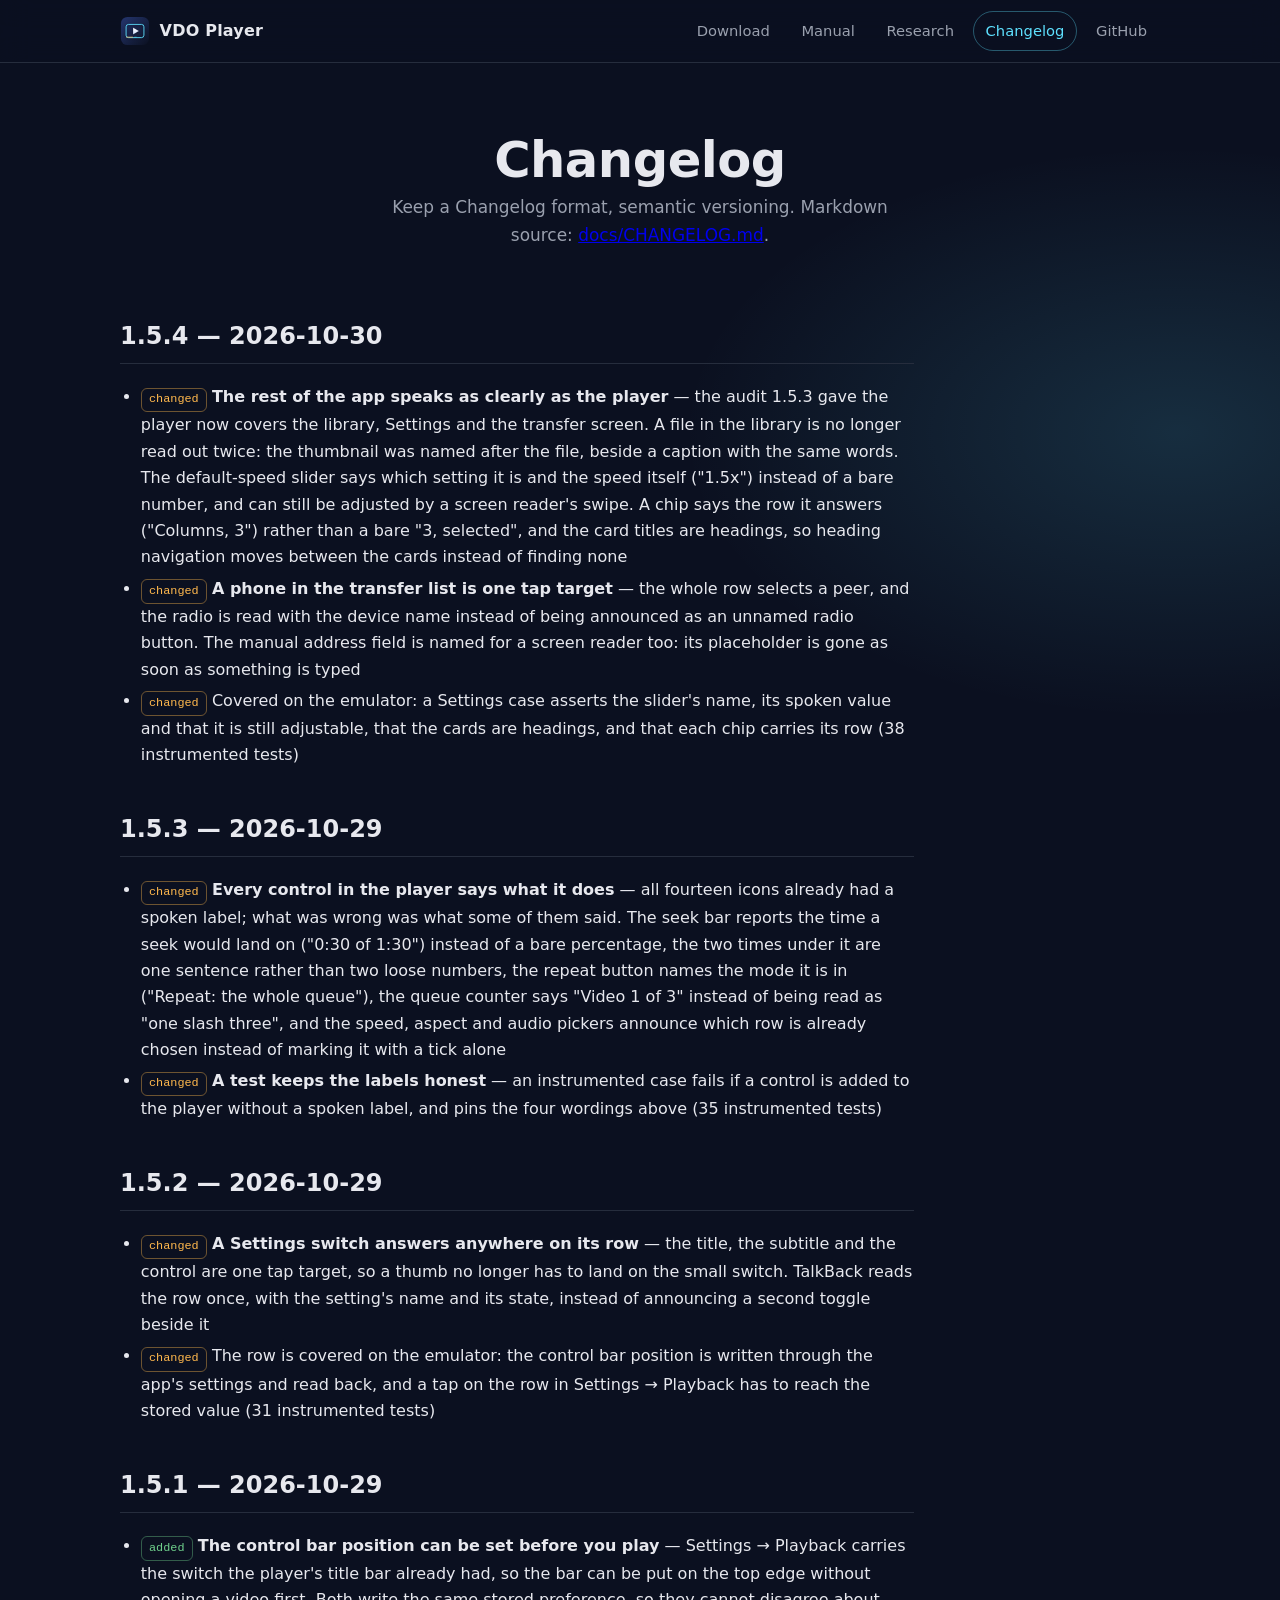
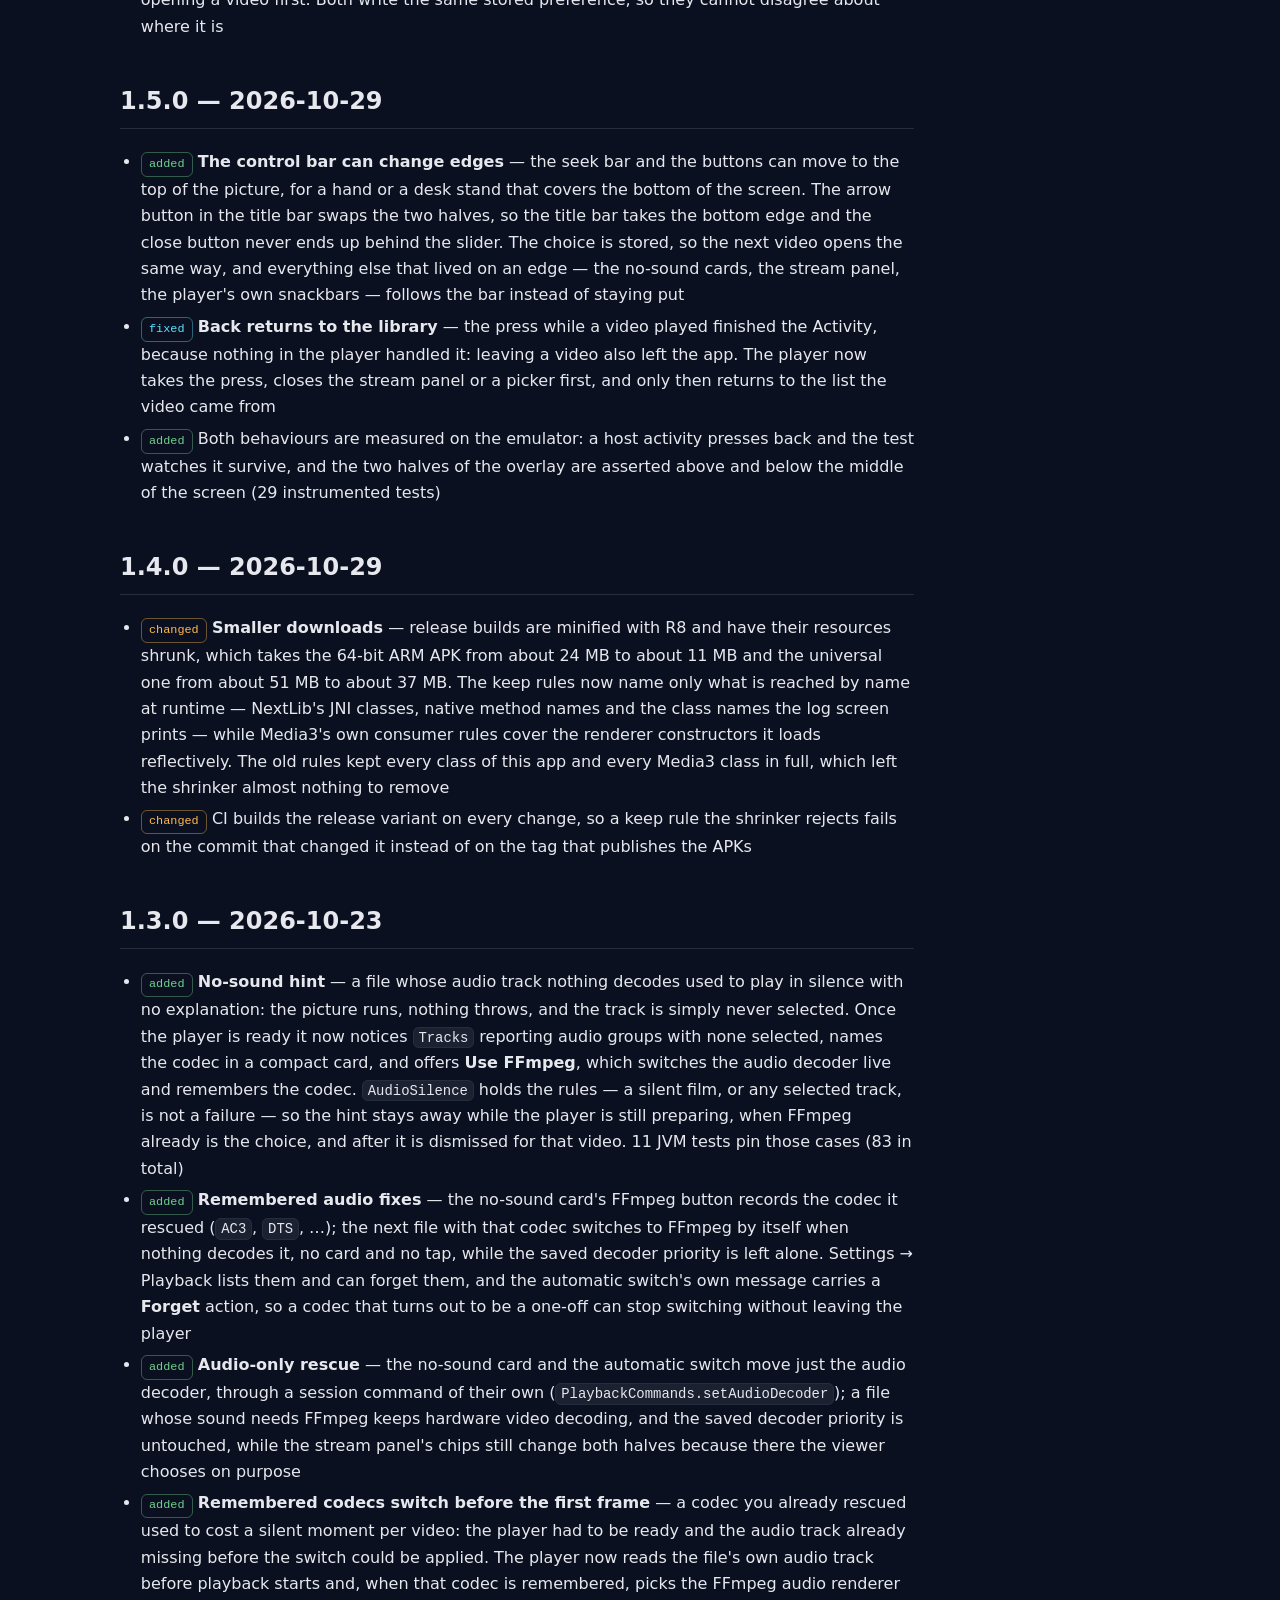
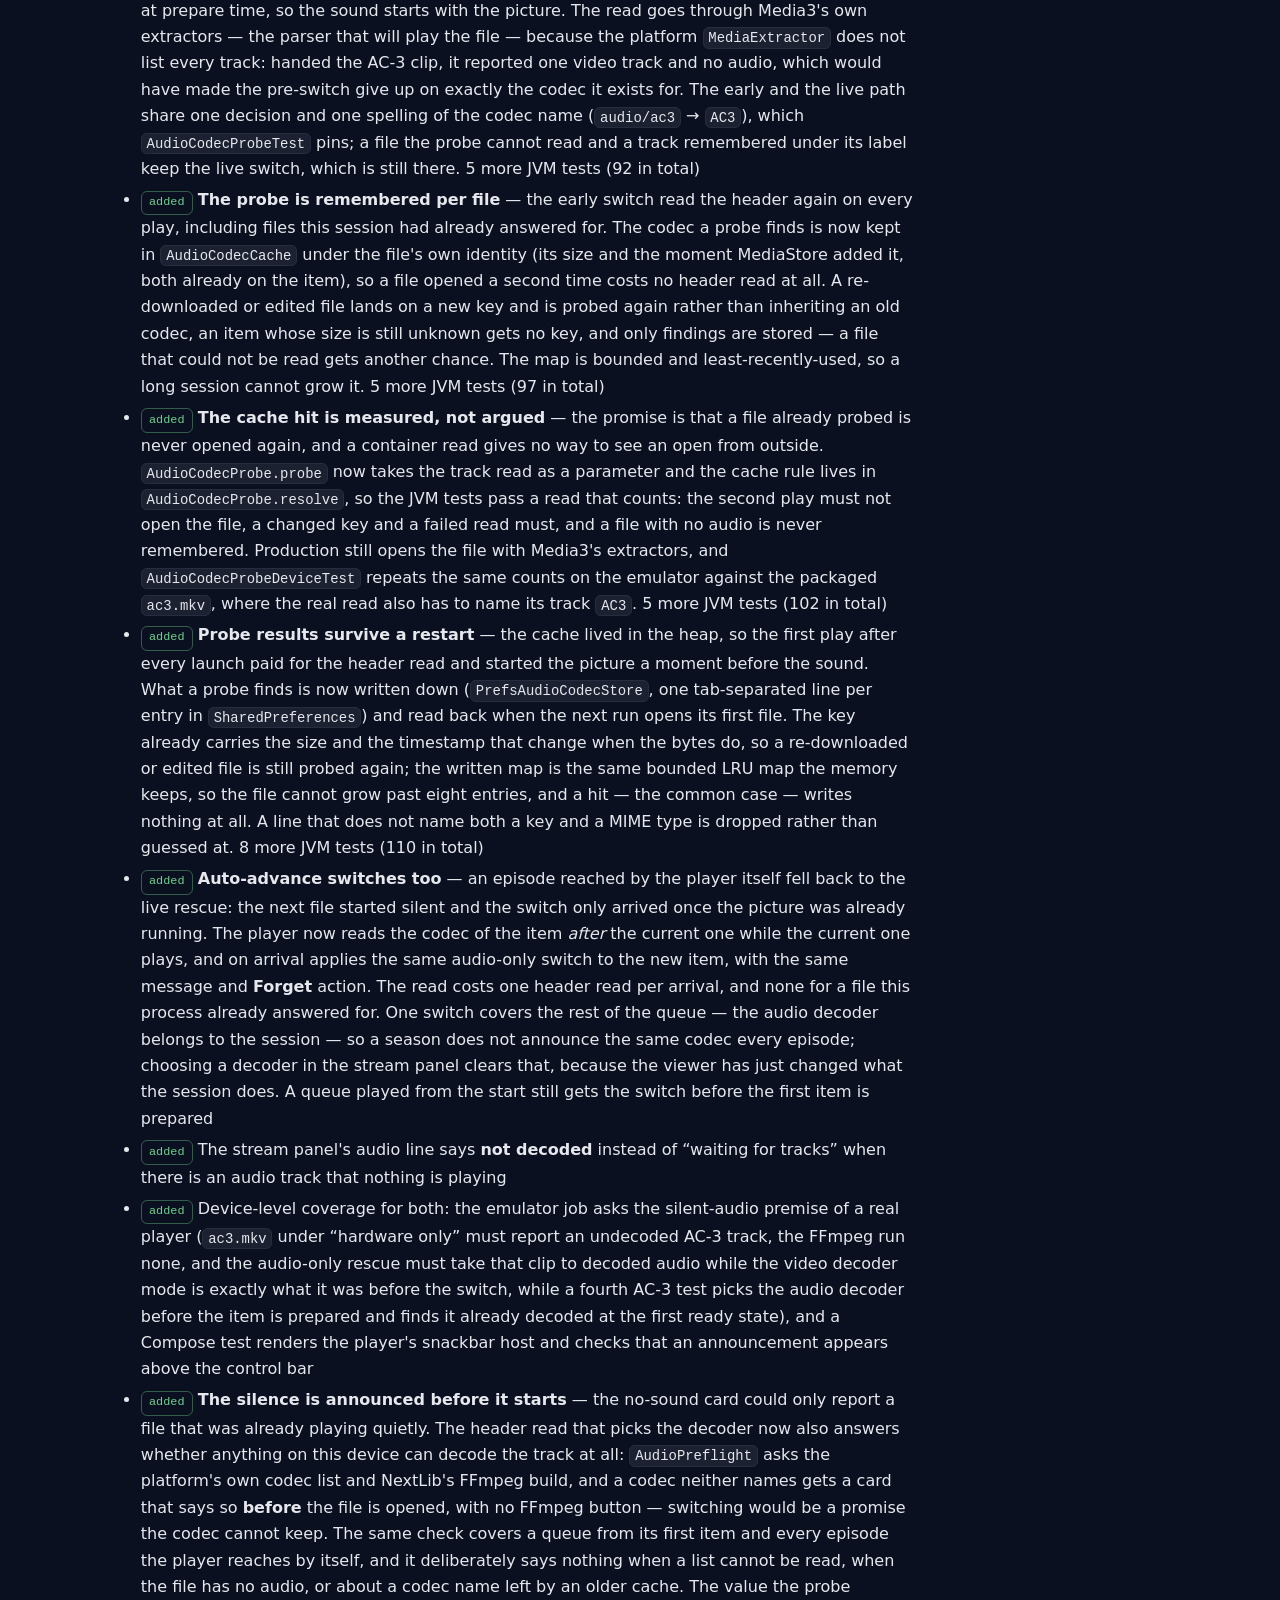
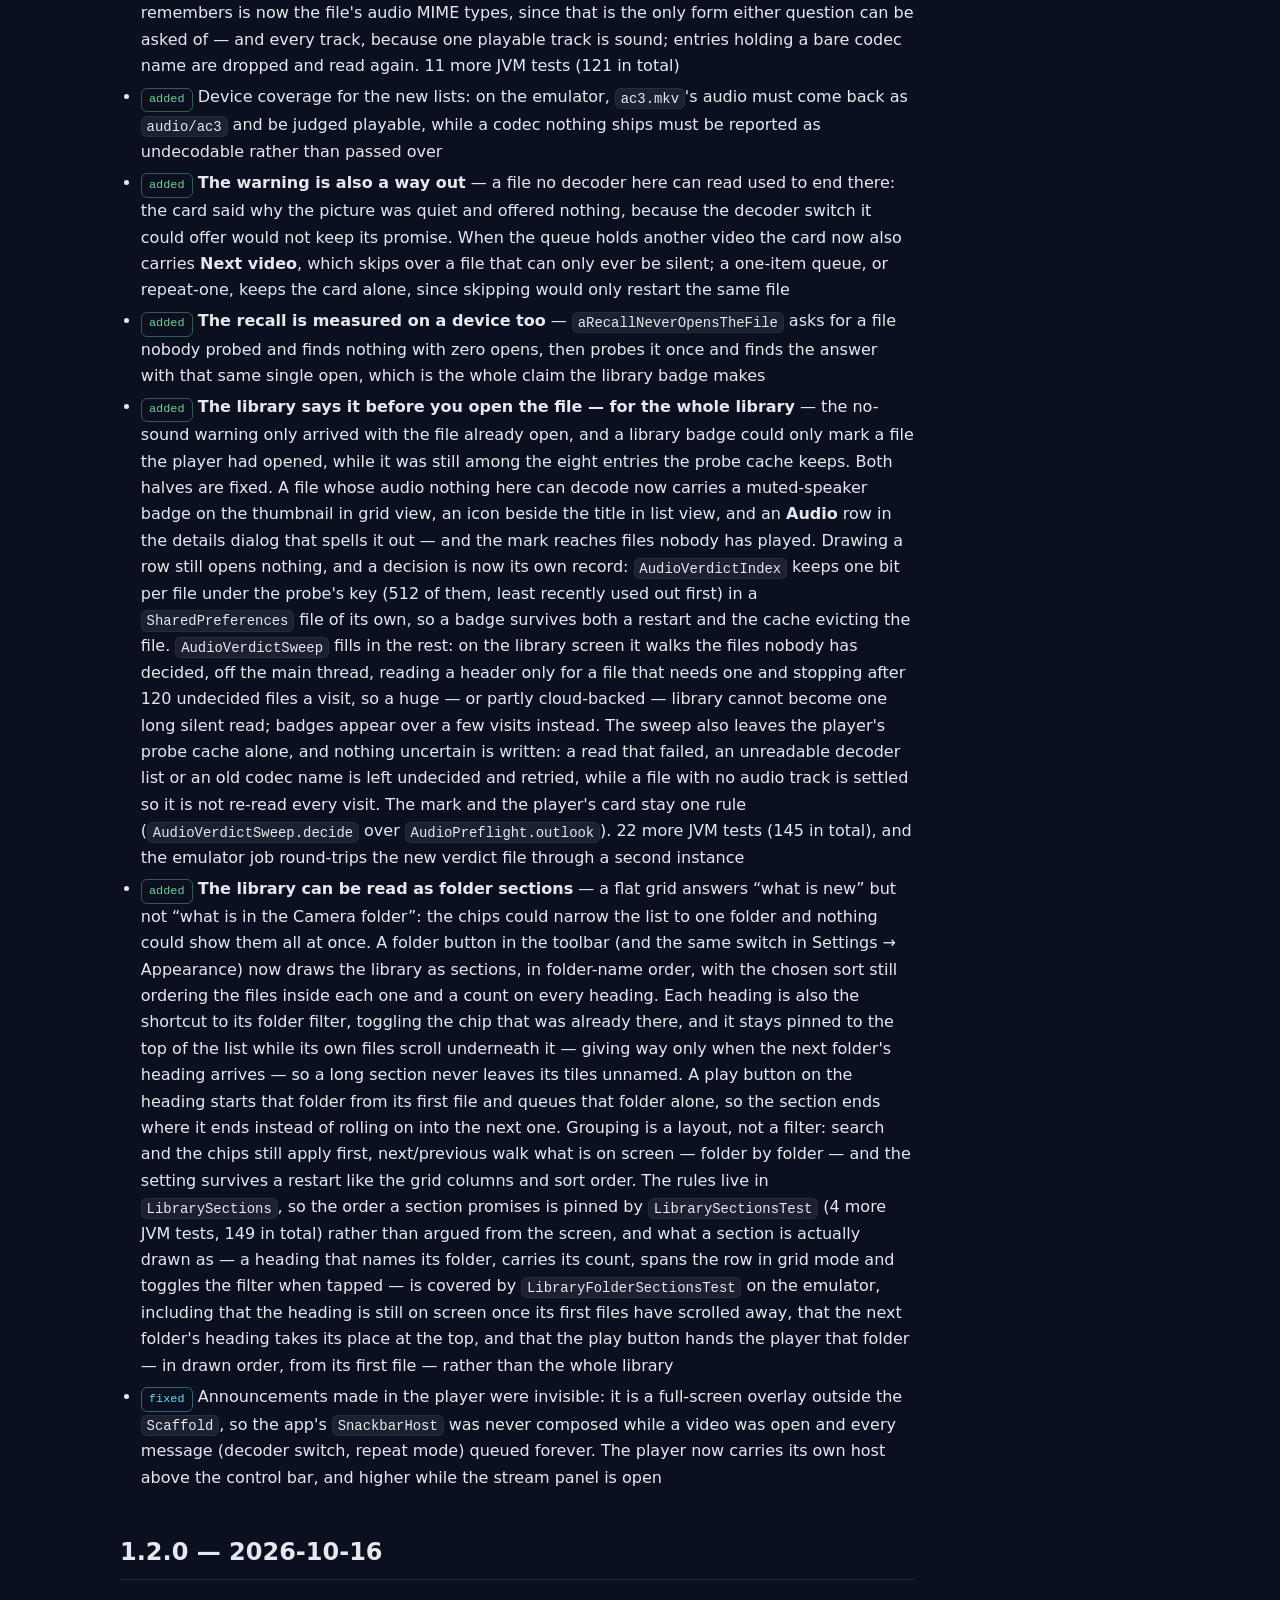
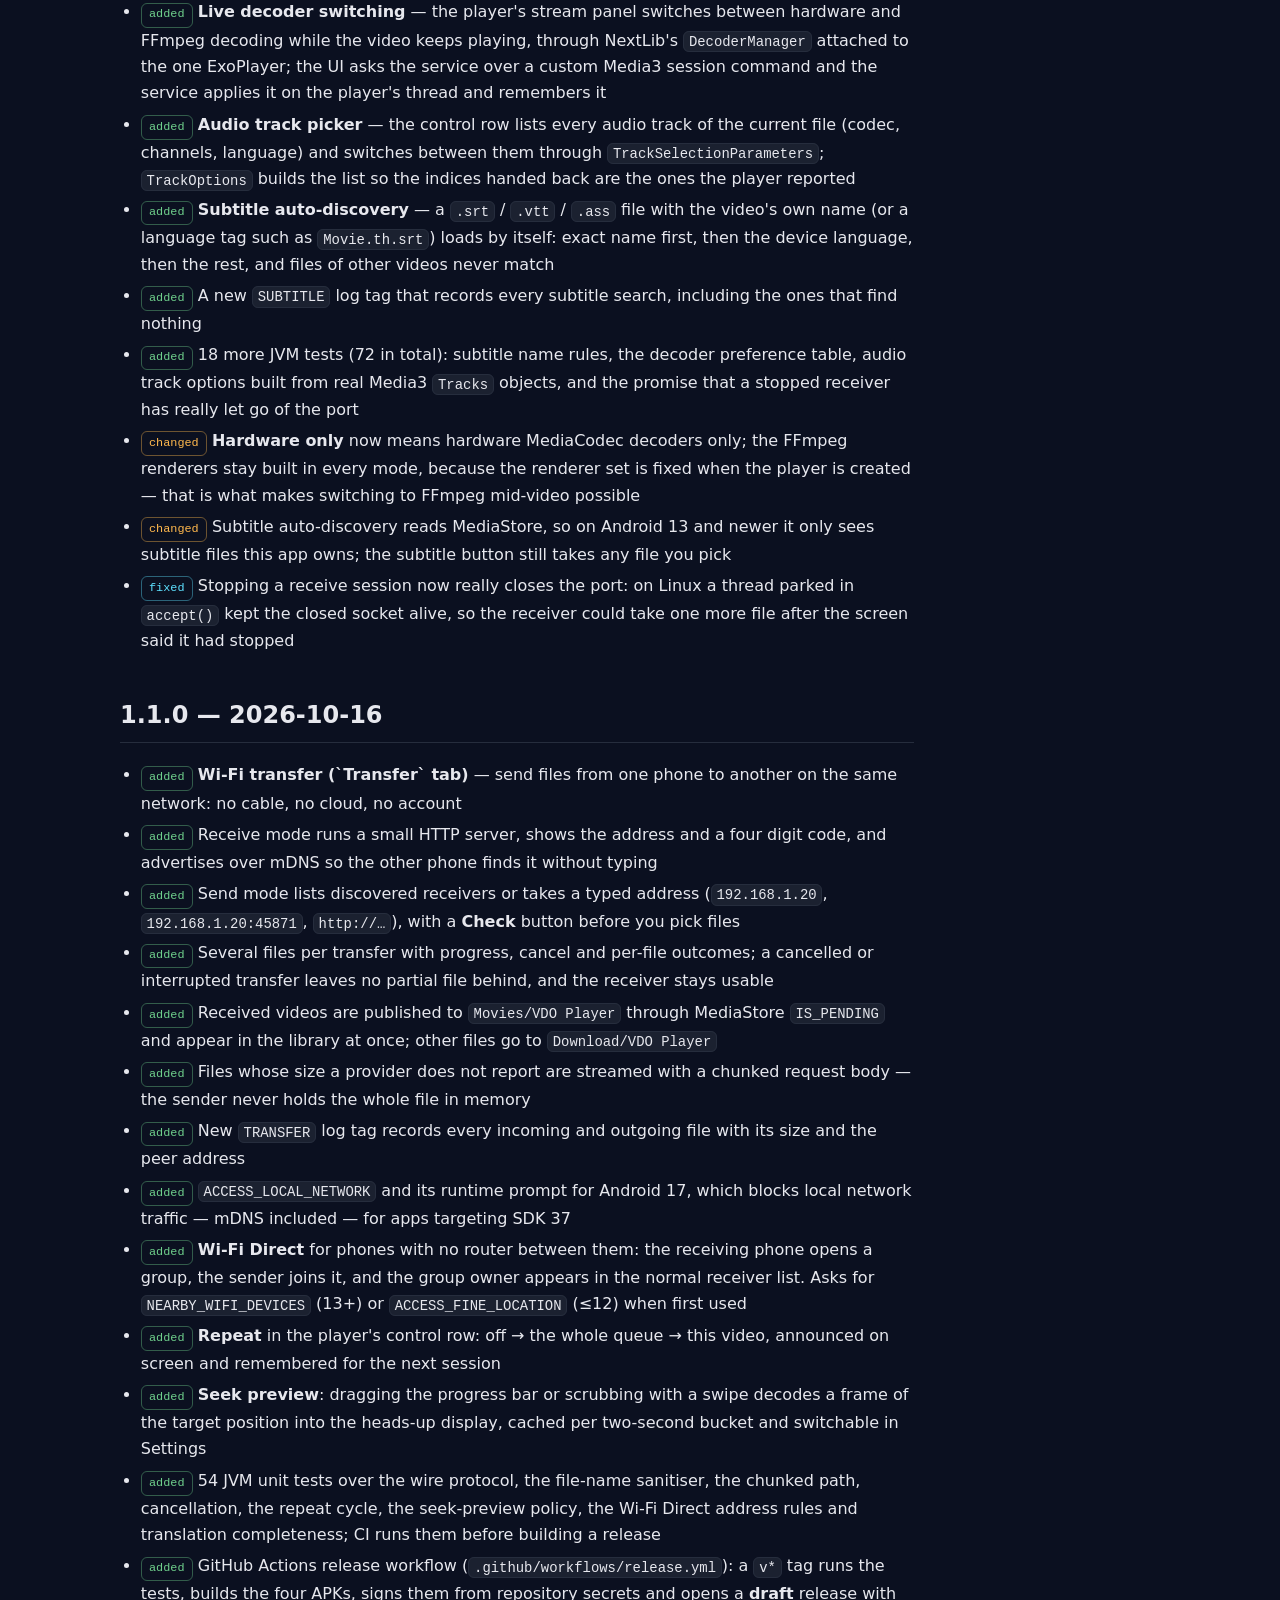
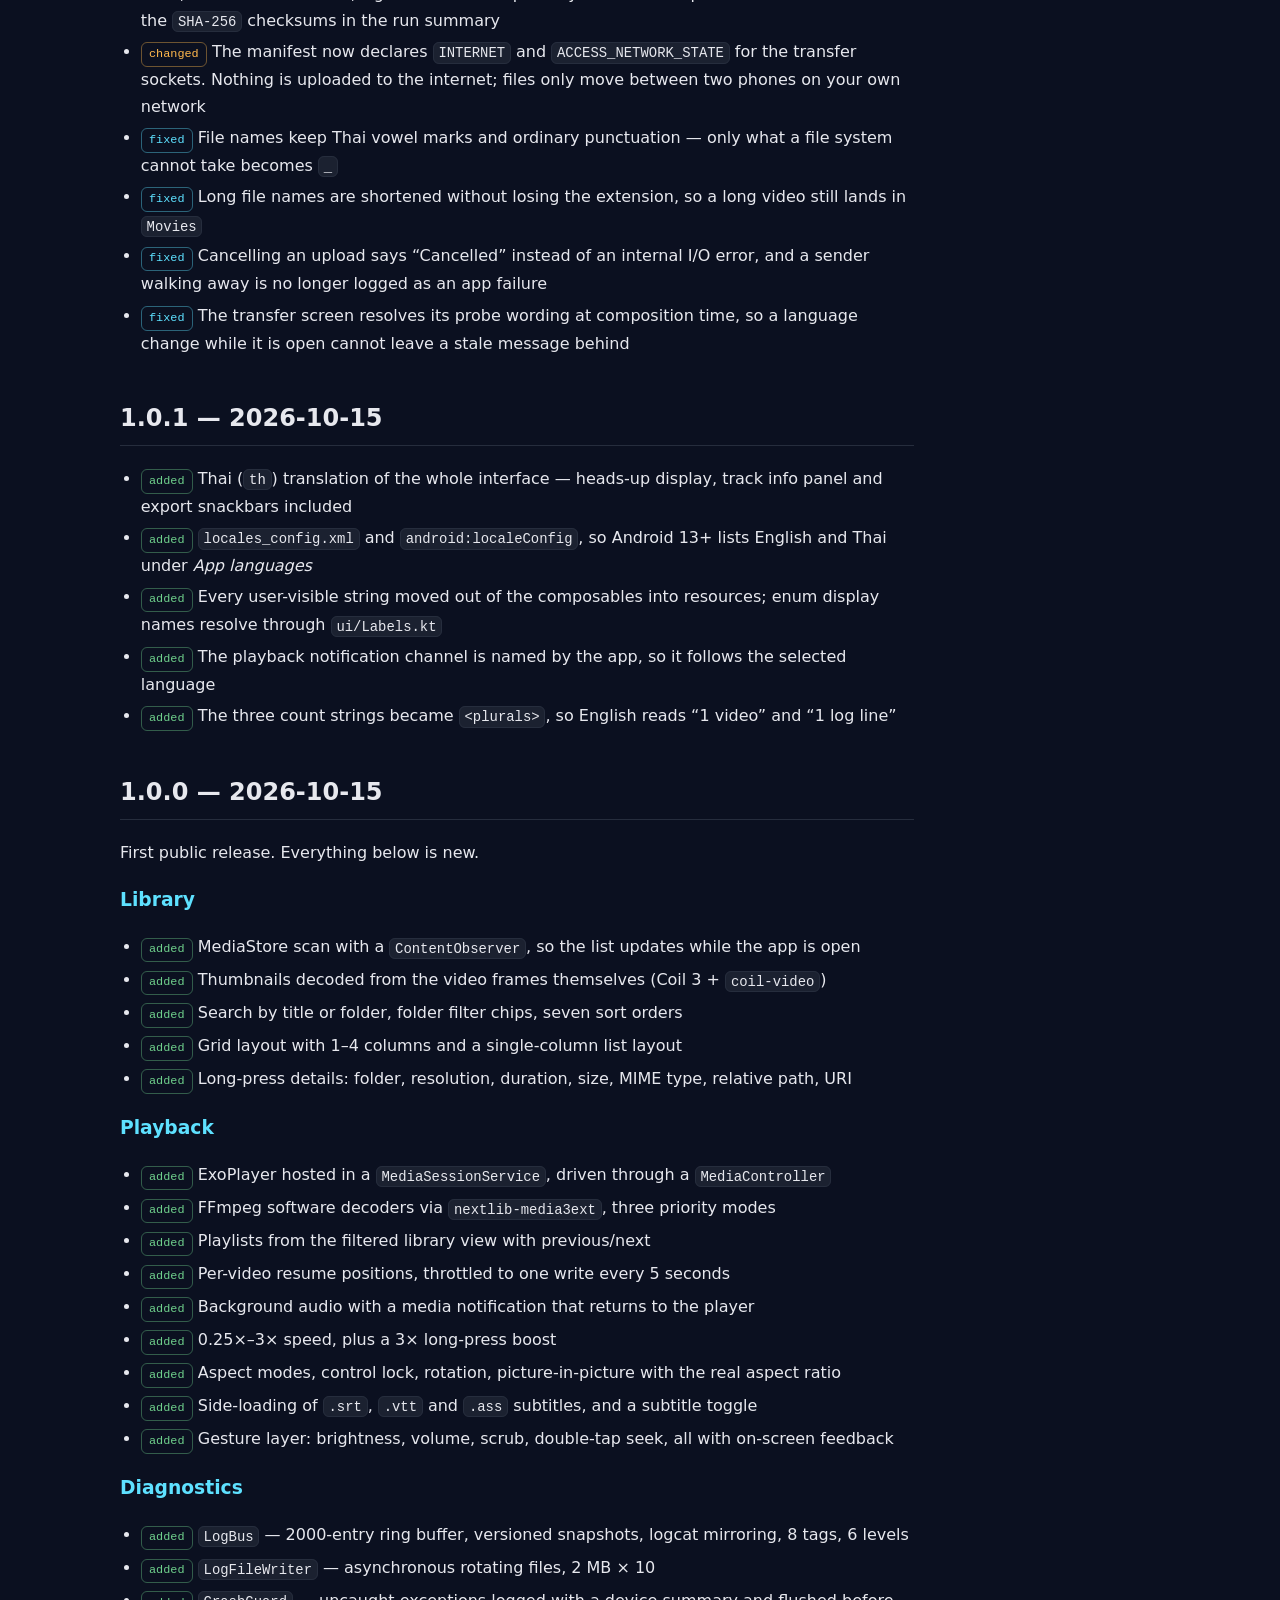
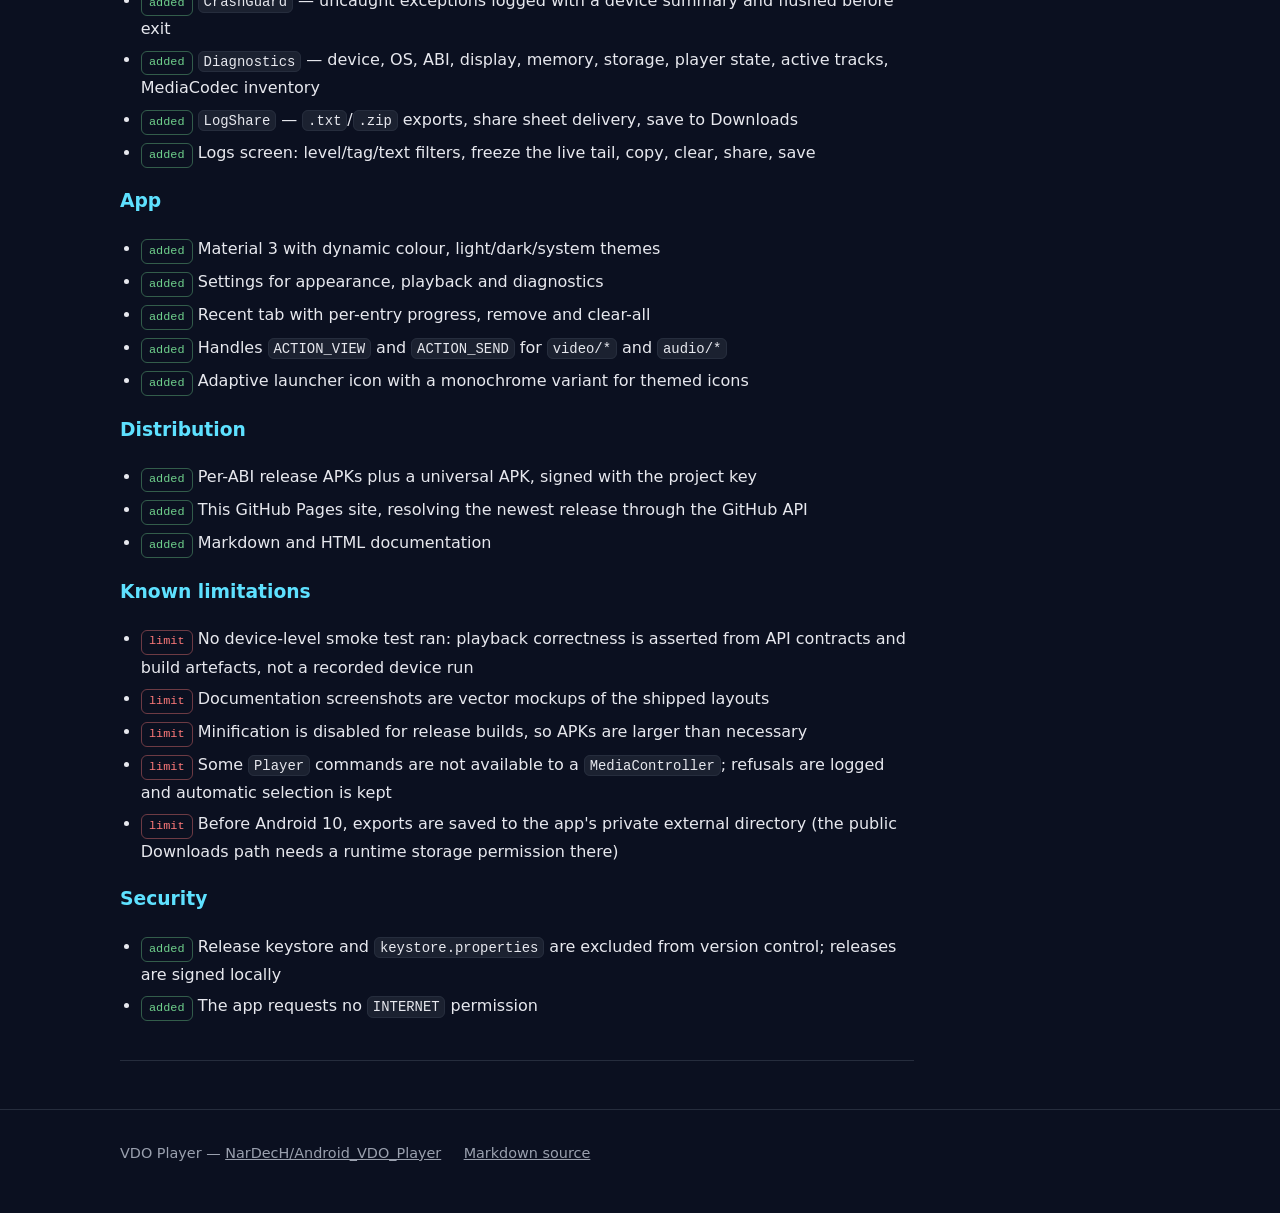
<file: docs/CHANGELOG.html>
<!DOCTYPE html>
<html lang="en">
<head>
<meta charset="utf-8" />
<meta name="viewport" content="width=device-width, initial-scale=1" />
<title>VDO Player — changelog</title>
<meta name="description" content="Release history for VDO Player, in Keep a Changelog form." />
<link rel="icon" href="assets/app-icon.svg" type="image/svg+xml" />
<link rel="stylesheet" href="assets/style.css" />
</head>
<body>

<header class="site-header">
  <div class="wrap">
    <a class="brand" href="index.html">
      <img src="assets/app-icon.svg" alt="" />
      VDO Player
    </a>
    <nav class="site-nav">
      <a href="index.html">Download</a>
      <a href="README.html">Manual</a>
      <a href="RESEARCH.html">Research</a>
      <a href="CHANGELOG.html" aria-current="page">Changelog</a>
      <a href="https://github.com/NarDecH/Android_VDO_Player">GitHub</a>
    </nav>
  </div>
</header>

<main class="wrap">

  <section class="hero">
    <h1>Changelog</h1>
    <p class="tagline">Keep a Changelog format, semantic versioning. Markdown source:
      <a href="CHANGELOG.md">docs/CHANGELOG.md</a>.</p>
  </section>

  <article class="prose">

    <h2 id="v1-5-4">1.5.4 — 2026-10-30</h2>
    <ul>
      <li><span class="tag changed">changed</span> <strong>The rest of the app speaks as clearly as the player</strong> — the audit 1.5.3 gave the player now covers the library, Settings and the transfer screen. A file in the library is no longer read out twice: the thumbnail was named after the file, beside a caption with the same words. The default-speed slider says which setting it is and the speed itself ("1.5x") instead of a bare number, and can still be adjusted by a screen reader's swipe. A chip says the row it answers ("Columns, 3") rather than a bare "3, selected", and the card titles are headings, so heading navigation moves between the cards instead of finding none</li>
      <li><span class="tag changed">changed</span> <strong>A phone in the transfer list is one tap target</strong> — the whole row selects a peer, and the radio is read with the device name instead of being announced as an unnamed radio button. The manual address field is named for a screen reader too: its placeholder is gone as soon as something is typed</li>
      <li><span class="tag changed">changed</span> Covered on the emulator: a Settings case asserts the slider's name, its spoken value and that it is still adjustable, that the cards are headings, and that each chip carries its row (38 instrumented tests)</li>
    </ul>

    <h2 id="v1-5-3">1.5.3 — 2026-10-29</h2>
    <ul>
      <li><span class="tag changed">changed</span> <strong>Every control in the player says what it does</strong> — all fourteen icons already had a spoken label; what was wrong was what some of them said. The seek bar reports the time a seek would land on ("0:30 of 1:30") instead of a bare percentage, the two times under it are one sentence rather than two loose numbers, the repeat button names the mode it is in ("Repeat: the whole queue"), the queue counter says "Video 1 of 3" instead of being read as "one slash three", and the speed, aspect and audio pickers announce which row is already chosen instead of marking it with a tick alone</li>
      <li><span class="tag changed">changed</span> <strong>A test keeps the labels honest</strong> — an instrumented case fails if a control is added to the player without a spoken label, and pins the four wordings above (35 instrumented tests)</li>
    </ul>

    <h2 id="v1-5-2">1.5.2 — 2026-10-29</h2>
    <ul>
      <li><span class="tag changed">changed</span> <strong>A Settings switch answers anywhere on its row</strong> — the title, the subtitle and the control are one tap target, so a thumb no longer has to land on the small switch. TalkBack reads the row once, with the setting's name and its state, instead of announcing a second toggle beside it</li>
      <li><span class="tag changed">changed</span> The row is covered on the emulator: the control bar position is written through the app's settings and read back, and a tap on the row in Settings → Playback has to reach the stored value (31 instrumented tests)</li>
    </ul>

    <h2 id="v1-5-1">1.5.1 — 2026-10-29</h2>
    <ul>
      <li><span class="tag added">added</span> <strong>The control bar position can be set before you play</strong> — Settings → Playback carries the switch the player's title bar already had, so the bar can be put on the top edge without opening a video first. Both write the same stored preference, so they cannot disagree about where it is</li>
    </ul>

    <h2 id="v1-5-0">1.5.0 — 2026-10-29</h2>
    <ul>
      <li><span class="tag added">added</span> <strong>The control bar can change edges</strong> — the seek bar and the buttons can move to the top of the picture, for a hand or a desk stand that covers the bottom of the screen. The arrow button in the title bar swaps the two halves, so the title bar takes the bottom edge and the close button never ends up behind the slider. The choice is stored, so the next video opens the same way, and everything else that lived on an edge — the no-sound cards, the stream panel, the player's own snackbars — follows the bar instead of staying put</li>
      <li><span class="tag fixed">fixed</span> <strong>Back returns to the library</strong> — the press while a video played finished the Activity, because nothing in the player handled it: leaving a video also left the app. The player now takes the press, closes the stream panel or a picker first, and only then returns to the list the video came from</li>
      <li><span class="tag added">added</span> Both behaviours are measured on the emulator: a host activity presses back and the test watches it survive, and the two halves of the overlay are asserted above and below the middle of the screen (29 instrumented tests)</li>
    </ul>

    <h2 id="v1-4-0">1.4.0 — 2026-10-29</h2>
    <ul>
      <li><span class="tag changed">changed</span> <strong>Smaller downloads</strong> — release builds are minified with R8 and have their resources shrunk, which takes the 64-bit ARM APK from about 24 MB to about 11 MB and the universal one from about 51 MB to about 37 MB. The keep rules now name only what is reached by name at runtime — NextLib's JNI classes, native method names and the class names the log screen prints — while Media3's own consumer rules cover the renderer constructors it loads reflectively. The old rules kept every class of this app and every Media3 class in full, which left the shrinker almost nothing to remove</li>
      <li><span class="tag changed">changed</span> CI builds the release variant on every change, so a keep rule the shrinker rejects fails on the commit that changed it instead of on the tag that publishes the APKs</li>
    </ul>

    <h2 id="v1-3-0">1.3.0 — 2026-10-23</h2>
    <ul>
      <li><span class="tag added">added</span> <strong>No-sound hint</strong> — a file whose audio track nothing decodes used to play in silence with no explanation: the picture runs, nothing throws, and the track is simply never selected. Once the player is ready it now notices <code>Tracks</code> reporting audio groups with none selected, names the codec in a compact card, and offers <strong>Use FFmpeg</strong>, which switches the audio decoder live and remembers the codec. <code>AudioSilence</code> holds the rules — a silent film, or any selected track, is not a failure — so the hint stays away while the player is still preparing, when FFmpeg already is the choice, and after it is dismissed for that video. 11 JVM tests pin those cases (83 in total)</li>
      <li><span class="tag added">added</span> <strong>Remembered audio fixes</strong> — the no-sound card's FFmpeg button records the codec it rescued (<code>AC3</code>, <code>DTS</code>, …); the next file with that codec switches to FFmpeg by itself when nothing decodes it, no card and no tap, while the saved decoder priority is left alone. Settings → Playback lists them and can forget them, and the automatic switch's own message carries a <strong>Forget</strong> action, so a codec that turns out to be a one-off can stop switching without leaving the player</li>
      <li><span class="tag added">added</span> <strong>Audio-only rescue</strong> — the no-sound card and the automatic switch move just the audio decoder, through a session command of their own (<code>PlaybackCommands.setAudioDecoder</code>); a file whose sound needs FFmpeg keeps hardware video decoding, and the saved decoder priority is untouched, while the stream panel's chips still change both halves because there the viewer chooses on purpose</li>
      <li><span class="tag added">added</span> <strong>Remembered codecs switch before the first frame</strong> — a codec you already rescued used to cost a silent moment per video: the player had to be ready and the audio track already missing before the switch could be applied. The player now reads the file's own audio track before playback starts and, when that codec is remembered, picks the FFmpeg audio renderer at prepare time, so the sound starts with the picture. The read goes through Media3's own extractors — the parser that will play the file — because the platform <code>MediaExtractor</code> does not list every track: handed the AC-3 clip, it reported one video track and no audio, which would have made the pre-switch give up on exactly the codec it exists for. The early and the live path share one decision and one spelling of the codec name (<code>audio/ac3</code> → <code>AC3</code>), which <code>AudioCodecProbeTest</code> pins; a file the probe cannot read and a track remembered under its label keep the live switch, which is still there. 5 more JVM tests (92 in total)</li>
      <li><span class="tag added">added</span> <strong>The probe is remembered per file</strong> — the early switch read the header again on every play, including files this session had already answered for. The codec a probe finds is now kept in <code>AudioCodecCache</code> under the file's own identity (its size and the moment MediaStore added it, both already on the item), so a file opened a second time costs no header read at all. A re-downloaded or edited file lands on a new key and is probed again rather than inheriting an old codec, an item whose size is still unknown gets no key, and only findings are stored — a file that could not be read gets another chance. The map is bounded and least-recently-used, so a long session cannot grow it. 5 more JVM tests (97 in total)</li>
      <li><span class="tag added">added</span> <strong>The cache hit is measured, not argued</strong> — the promise is that a file already probed is never opened again, and a container read gives no way to see an open from outside. <code>AudioCodecProbe.probe</code> now takes the track read as a parameter and the cache rule lives in <code>AudioCodecProbe.resolve</code>, so the JVM tests pass a read that counts: the second play must not open the file, a changed key and a failed read must, and a file with no audio is never remembered. Production still opens the file with Media3's extractors, and <code>AudioCodecProbeDeviceTest</code> repeats the same counts on the emulator against the packaged <code>ac3.mkv</code>, where the real read also has to name its track <code>AC3</code>. 5 more JVM tests (102 in total)</li>
      <li><span class="tag added">added</span> <strong>Probe results survive a restart</strong> — the cache lived in the heap, so the first play after every launch paid for the header read and started the picture a moment before the sound. What a probe finds is now written down (<code>PrefsAudioCodecStore</code>, one tab-separated line per entry in <code>SharedPreferences</code>) and read back when the next run opens its first file. The key already carries the size and the timestamp that change when the bytes do, so a re-downloaded or edited file is still probed again; the written map is the same bounded LRU map the memory keeps, so the file cannot grow past eight entries, and a hit — the common case — writes nothing at all. A line that does not name both a key and a MIME type is dropped rather than guessed at. 8 more JVM tests (110 in total)</li>
      <li><span class="tag added">added</span> <strong>Auto-advance switches too</strong> — an episode reached by the player itself fell back to the live rescue: the next file started silent and the switch only arrived once the picture was already running. The player now reads the codec of the item <em>after</em> the current one while the current one plays, and on arrival applies the same audio-only switch to the new item, with the same message and <strong>Forget</strong> action. The read costs one header read per arrival, and none for a file this process already answered for. One switch covers the rest of the queue — the audio decoder belongs to the session — so a season does not announce the same codec every episode; choosing a decoder in the stream panel clears that, because the viewer has just changed what the session does. A queue played from the start still gets the switch before the first item is prepared</li>
      <li><span class="tag added">added</span> The stream panel's audio line says <strong>not decoded</strong> instead of “waiting for tracks” when there is an audio track that nothing is playing</li>
      <li><span class="tag added">added</span> Device-level coverage for both: the emulator job asks the silent-audio premise of a real player (<code>ac3.mkv</code> under “hardware only” must report an undecoded AC-3 track, the FFmpeg run none, and the audio-only rescue must take that clip to decoded audio while the video decoder mode is exactly what it was before the switch, while a fourth AC-3 test picks the audio decoder before the item is prepared and finds it already decoded at the first ready state), and a Compose test renders the player's snackbar host and checks that an announcement appears above the control bar</li>
      <li><span class="tag added">added</span> <strong>The silence is announced before it starts</strong> — the no-sound card could only report a file that was already playing quietly. The header read that picks the decoder now also answers whether anything on this device can decode the track at all: <code>AudioPreflight</code> asks the platform's own codec list and NextLib's FFmpeg build, and a codec neither names gets a card that says so <strong>before</strong> the file is opened, with no FFmpeg button — switching would be a promise the codec cannot keep. The same check covers a queue from its first item and every episode the player reaches by itself, and it deliberately says nothing when a list cannot be read, when the file has no audio, or about a codec name left by an older cache. The value the probe remembers is now the file's audio MIME types, since that is the only form either question can be asked of — and every track, because one playable track is sound; entries holding a bare codec name are dropped and read again. 11 more JVM tests (121 in total)</li>
      <li><span class="tag added">added</span> Device coverage for the new lists: on the emulator, <code>ac3.mkv</code>'s audio must come back as <code>audio/ac3</code> and be judged playable, while a codec nothing ships must be reported as undecodable rather than passed over</li>
      <li><span class="tag added">added</span> <strong>The warning is also a way out</strong> — a file no decoder here can read used to end there: the card said why the picture was quiet and offered nothing, because the decoder switch it could offer would not keep its promise. When the queue holds another video the card now also carries <strong>Next video</strong>, which skips over a file that can only ever be silent; a one-item queue, or repeat-one, keeps the card alone, since skipping would only restart the same file</li>
      <li><span class="tag added">added</span> <strong>The recall is measured on a device too</strong> — <code>aRecallNeverOpensTheFile</code> asks for a file nobody probed and finds nothing with zero opens, then probes it once and finds the answer with that same single open, which is the whole claim the library badge makes</li>
      <li><span class="tag added">added</span> <strong>The library says it before you open the file — for the whole library</strong> — the no-sound warning only arrived with the file already open, and a library badge could only mark a file the player had opened, while it was still among the eight entries the probe cache keeps. Both halves are fixed. A file whose audio nothing here can decode now carries a muted-speaker badge on the thumbnail in grid view, an icon beside the title in list view, and an <strong>Audio</strong> row in the details dialog that spells it out — and the mark reaches files nobody has played. Drawing a row still opens nothing, and a decision is now its own record: <code>AudioVerdictIndex</code> keeps one bit per file under the probe's key (512 of them, least recently used out first) in a <code>SharedPreferences</code> file of its own, so a badge survives both a restart and the cache evicting the file. <code>AudioVerdictSweep</code> fills in the rest: on the library screen it walks the files nobody has decided, off the main thread, reading a header only for a file that needs one and stopping after 120 undecided files a visit, so a huge — or partly cloud-backed — library cannot become one long silent read; badges appear over a few visits instead. The sweep also leaves the player's probe cache alone, and nothing uncertain is written: a read that failed, an unreadable decoder list or an old codec name is left undecided and retried, while a file with no audio track is settled so it is not re-read every visit. The mark and the player's card stay one rule (<code>AudioVerdictSweep.decide</code> over <code>AudioPreflight.outlook</code>). 22 more JVM tests (145 in total), and the emulator job round-trips the new verdict file through a second instance</li>
      <li><span class="tag added">added</span> <strong>The library can be read as folder sections</strong> — a flat grid answers “what is new” but not “what is in the Camera folder”: the chips could narrow the list to one folder and nothing could show them all at once. A folder button in the toolbar (and the same switch in Settings → Appearance) now draws the library as sections, in folder-name order, with the chosen sort still ordering the files inside each one and a count on every heading. Each heading is also the shortcut to its folder filter, toggling the chip that was already there, and it stays pinned to the top of the list while its own files scroll underneath it — giving way only when the next folder's heading arrives — so a long section never leaves its tiles unnamed. A play button on the heading starts that folder from its first file and queues that folder alone, so the section ends where it ends instead of rolling on into the next one. Grouping is a layout, not a filter: search and the chips still apply first, next/previous walk what is on screen — folder by folder — and the setting survives a restart like the grid columns and sort order. The rules live in <code>LibrarySections</code>, so the order a section promises is pinned by <code>LibrarySectionsTest</code> (4 more JVM tests, 149 in total) rather than argued from the screen, and what a section is actually drawn as — a heading that names its folder, carries its count, spans the row in grid mode and toggles the filter when tapped — is covered by <code>LibraryFolderSectionsTest</code> on the emulator, including that the heading is still on screen once its first files have scrolled away, that the next folder's heading takes its place at the top, and that the play button hands the player that folder — in drawn order, from its first file — rather than the whole library</li>
      <li><span class="tag fixed">fixed</span> Announcements made in the player were invisible: it is a full-screen overlay outside the <code>Scaffold</code>, so the app's <code>SnackbarHost</code> was never composed while a video was open and every message (decoder switch, repeat mode) queued forever. The player now carries its own host above the control bar, and higher while the stream panel is open</li>
    </ul>

    <h2 id="v1-2-0">1.2.0 — 2026-10-16</h2>
    <ul>
      <li><span class="tag added">added</span> <strong>Live decoder switching</strong> — the player's stream panel switches between hardware and FFmpeg decoding while the video keeps playing, through NextLib's <code>DecoderManager</code> attached to the one ExoPlayer; the UI asks the service over a custom Media3 session command and the service applies it on the player's thread and remembers it</li>
      <li><span class="tag added">added</span> <strong>Audio track picker</strong> — the control row lists every audio track of the current file (codec, channels, language) and switches between them through <code>TrackSelectionParameters</code>; <code>TrackOptions</code> builds the list so the indices handed back are the ones the player reported</li>
      <li><span class="tag added">added</span> <strong>Subtitle auto-discovery</strong> — a <code>.srt</code> / <code>.vtt</code> / <code>.ass</code> file with the video's own name (or a language tag such as <code>Movie.th.srt</code>) loads by itself: exact name first, then the device language, then the rest, and files of other videos never match</li>
      <li><span class="tag added">added</span> A new <code>SUBTITLE</code> log tag that records every subtitle search, including the ones that find nothing</li>
      <li><span class="tag added">added</span> 18 more JVM tests (72 in total): subtitle name rules, the decoder preference table, audio track options built from real Media3 <code>Tracks</code> objects, and the promise that a stopped receiver has really let go of the port</li>
      <li><span class="tag changed">changed</span> <strong>Hardware only</strong> now means hardware MediaCodec decoders only; the FFmpeg renderers stay built in every mode, because the renderer set is fixed when the player is created — that is what makes switching to FFmpeg mid-video possible</li>
      <li><span class="tag changed">changed</span> Subtitle auto-discovery reads MediaStore, so on Android 13 and newer it only sees subtitle files this app owns; the subtitle button still takes any file you pick</li>
      <li><span class="tag fixed">fixed</span> Stopping a receive session now really closes the port: on Linux a thread parked in <code>accept()</code> kept the closed socket alive, so the receiver could take one more file after the screen said it had stopped</li>
    </ul>

    <h2 id="v1-1-0">1.1.0 — 2026-10-16</h2>
    <ul>
      <li><span class="tag added">added</span> <strong>Wi-Fi transfer (`Transfer` tab)</strong> — send files from one phone to another on the same network: no cable, no cloud, no account</li>
      <li><span class="tag added">added</span> Receive mode runs a small HTTP server, shows the address and a four digit code, and advertises over mDNS so the other phone finds it without typing</li>
      <li><span class="tag added">added</span> Send mode lists discovered receivers or takes a typed address (<code>192.168.1.20</code>, <code>192.168.1.20:45871</code>, <code>http://…</code>), with a <strong>Check</strong> button before you pick files</li>
      <li><span class="tag added">added</span> Several files per transfer with progress, cancel and per-file outcomes; a cancelled or interrupted transfer leaves no partial file behind, and the receiver stays usable</li>
      <li><span class="tag added">added</span> Received videos are published to <code>Movies/VDO Player</code> through MediaStore <code>IS_PENDING</code> and appear in the library at once; other files go to <code>Download/VDO Player</code></li>
      <li><span class="tag added">added</span> Files whose size a provider does not report are streamed with a chunked request body — the sender never holds the whole file in memory</li>
      <li><span class="tag added">added</span> New <code>TRANSFER</code> log tag records every incoming and outgoing file with its size and the peer address</li>
      <li><span class="tag added">added</span> <code>ACCESS_LOCAL_NETWORK</code> and its runtime prompt for Android 17, which blocks local network traffic — mDNS included — for apps targeting SDK 37</li>
      <li><span class="tag added">added</span> <strong>Wi-Fi Direct</strong> for phones with no router between them: the receiving phone opens a group, the sender joins it, and the group owner appears in the normal receiver list. Asks for <code>NEARBY_WIFI_DEVICES</code> (13+) or <code>ACCESS_FINE_LOCATION</code> (≤12) when first used</li>
      <li><span class="tag added">added</span> <strong>Repeat</strong> in the player's control row: off → the whole queue → this video, announced on screen and remembered for the next session</li>
      <li><span class="tag added">added</span> <strong>Seek preview</strong>: dragging the progress bar or scrubbing with a swipe decodes a frame of the target position into the heads-up display, cached per two-second bucket and switchable in Settings</li>
      <li><span class="tag added">added</span> 54 JVM unit tests over the wire protocol, the file-name sanitiser, the chunked path, cancellation, the repeat cycle, the seek-preview policy, the Wi-Fi Direct address rules and translation completeness; CI runs them before building a release</li>
      <li><span class="tag added">added</span> GitHub Actions release workflow (<code>.github/workflows/release.yml</code>): a <code>v*</code> tag runs the tests, builds the four APKs, signs them from repository secrets and opens a <strong>draft</strong> release with the <code>SHA-256</code> checksums in the run summary</li>
      <li><span class="tag changed">changed</span> The manifest now declares <code>INTERNET</code> and <code>ACCESS_NETWORK_STATE</code> for the transfer sockets. Nothing is uploaded to the internet; files only move between two phones on your own network</li>
      <li><span class="tag fixed">fixed</span> File names keep Thai vowel marks and ordinary punctuation — only what a file system cannot take becomes <code>_</code></li>
      <li><span class="tag fixed">fixed</span> Long file names are shortened without losing the extension, so a long video still lands in <code>Movies</code></li>
      <li><span class="tag fixed">fixed</span> Cancelling an upload says “Cancelled” instead of an internal I/O error, and a sender walking away is no longer logged as an app failure</li>
      <li><span class="tag fixed">fixed</span> The transfer screen resolves its probe wording at composition time, so a language change while it is open cannot leave a stale message behind</li>
    </ul>

    <h2 id="v1-0-1">1.0.1 — 2026-10-15</h2>
    <ul>
      <li><span class="tag added">added</span> Thai (<code>th</code>) translation of the whole interface — heads-up display, track info panel and export snackbars included</li>
      <li><span class="tag added">added</span> <code>locales_config.xml</code> and <code>android:localeConfig</code>, so Android 13+ lists English and Thai under <em>App languages</em></li>
      <li><span class="tag added">added</span> Every user-visible string moved out of the composables into resources; enum display names resolve through <code>ui/Labels.kt</code></li>
      <li><span class="tag added">added</span> The playback notification channel is named by the app, so it follows the selected language</li>
      <li><span class="tag added">added</span> The three count strings became <code>&lt;plurals&gt;</code>, so English reads “1 video” and “1 log line”</li>
    </ul>

    <h2 id="v1-0-0">1.0.0 — 2026-10-15</h2>
    <p>First public release. Everything below is new.</p>

    <h3>Library</h3>
    <ul>
      <li><span class="tag added">added</span> MediaStore scan with a <code>ContentObserver</code>, so the list updates while the app is open</li>
      <li><span class="tag added">added</span> Thumbnails decoded from the video frames themselves (Coil 3 + <code>coil-video</code>)</li>
      <li><span class="tag added">added</span> Search by title or folder, folder filter chips, seven sort orders</li>
      <li><span class="tag added">added</span> Grid layout with 1–4 columns and a single-column list layout</li>
      <li><span class="tag added">added</span> Long-press details: folder, resolution, duration, size, MIME type, relative path, URI</li>
    </ul>

    <h3>Playback</h3>
    <ul>
      <li><span class="tag added">added</span> ExoPlayer hosted in a <code>MediaSessionService</code>, driven through a <code>MediaController</code></li>
      <li><span class="tag added">added</span> FFmpeg software decoders via <code>nextlib-media3ext</code>, three priority modes</li>
      <li><span class="tag added">added</span> Playlists from the filtered library view with previous/next</li>
      <li><span class="tag added">added</span> Per-video resume positions, throttled to one write every 5 seconds</li>
      <li><span class="tag added">added</span> Background audio with a media notification that returns to the player</li>
      <li><span class="tag added">added</span> 0.25×–3× speed, plus a 3× long-press boost</li>
      <li><span class="tag added">added</span> Aspect modes, control lock, rotation, picture-in-picture with the real aspect ratio</li>
      <li><span class="tag added">added</span> Side-loading of <code>.srt</code>, <code>.vtt</code> and <code>.ass</code> subtitles, and a subtitle toggle</li>
      <li><span class="tag added">added</span> Gesture layer: brightness, volume, scrub, double-tap seek, all with on-screen feedback</li>
    </ul>

    <h3>Diagnostics</h3>
    <ul>
      <li><span class="tag added">added</span> <code>LogBus</code> — 2000-entry ring buffer, versioned snapshots, logcat mirroring, 8 tags, 6 levels</li>
      <li><span class="tag added">added</span> <code>LogFileWriter</code> — asynchronous rotating files, 2 MB × 10</li>
      <li><span class="tag added">added</span> <code>CrashGuard</code> — uncaught exceptions logged with a device summary and flushed before exit</li>
      <li><span class="tag added">added</span> <code>Diagnostics</code> — device, OS, ABI, display, memory, storage, player state, active tracks, MediaCodec inventory</li>
      <li><span class="tag added">added</span> <code>LogShare</code> — <code>.txt</code>/<code>.zip</code> exports, share sheet delivery, save to Downloads</li>
      <li><span class="tag added">added</span> Logs screen: level/tag/text filters, freeze the live tail, copy, clear, share, save</li>
    </ul>

    <h3>App</h3>
    <ul>
      <li><span class="tag added">added</span> Material 3 with dynamic colour, light/dark/system themes</li>
      <li><span class="tag added">added</span> Settings for appearance, playback and diagnostics</li>
      <li><span class="tag added">added</span> Recent tab with per-entry progress, remove and clear-all</li>
      <li><span class="tag added">added</span> Handles <code>ACTION_VIEW</code> and <code>ACTION_SEND</code> for <code>video/*</code> and <code>audio/*</code></li>
      <li><span class="tag added">added</span> Adaptive launcher icon with a monochrome variant for themed icons</li>
    </ul>

    <h3>Distribution</h3>
    <ul>
      <li><span class="tag added">added</span> Per-ABI release APKs plus a universal APK, signed with the project key</li>
      <li><span class="tag added">added</span> This GitHub Pages site, resolving the newest release through the GitHub API</li>
      <li><span class="tag added">added</span> Markdown and HTML documentation</li>
    </ul>

    <h3>Known limitations</h3>
    <ul>
      <li><span class="tag limit">limit</span> No device-level smoke test ran: playback correctness is asserted from API contracts and build artefacts, not a recorded device run</li>
      <li><span class="tag limit">limit</span> Documentation screenshots are vector mockups of the shipped layouts</li>
      <li><span class="tag limit">limit</span> Minification is disabled for release builds, so APKs are larger than necessary</li>
      <li><span class="tag limit">limit</span> Some <code>Player</code> commands are not available to a <code>MediaController</code>; refusals are logged and automatic selection is kept</li>
      <li><span class="tag limit">limit</span> Before Android 10, exports are saved to the app's private external directory (the public Downloads path needs a runtime storage permission there)</li>
    </ul>

    <h3>Security</h3>
    <ul>
      <li><span class="tag added">added</span> Release keystore and <code>keystore.properties</code> are excluded from version control; releases are signed locally</li>
      <li><span class="tag added">added</span> The app requests no <code>INTERNET</code> permission</li>
    </ul>

    <hr />


  </article>
</main>

<footer class="site-footer">
  <div class="wrap">
    <span>VDO Player — <a href="https://github.com/NarDecH/Android_VDO_Player">NarDecH/Android_VDO_Player</a></span>
    <span><a href="CHANGELOG.md">Markdown source</a></span>
  </div>
</footer>

</body>
</html>
</file>
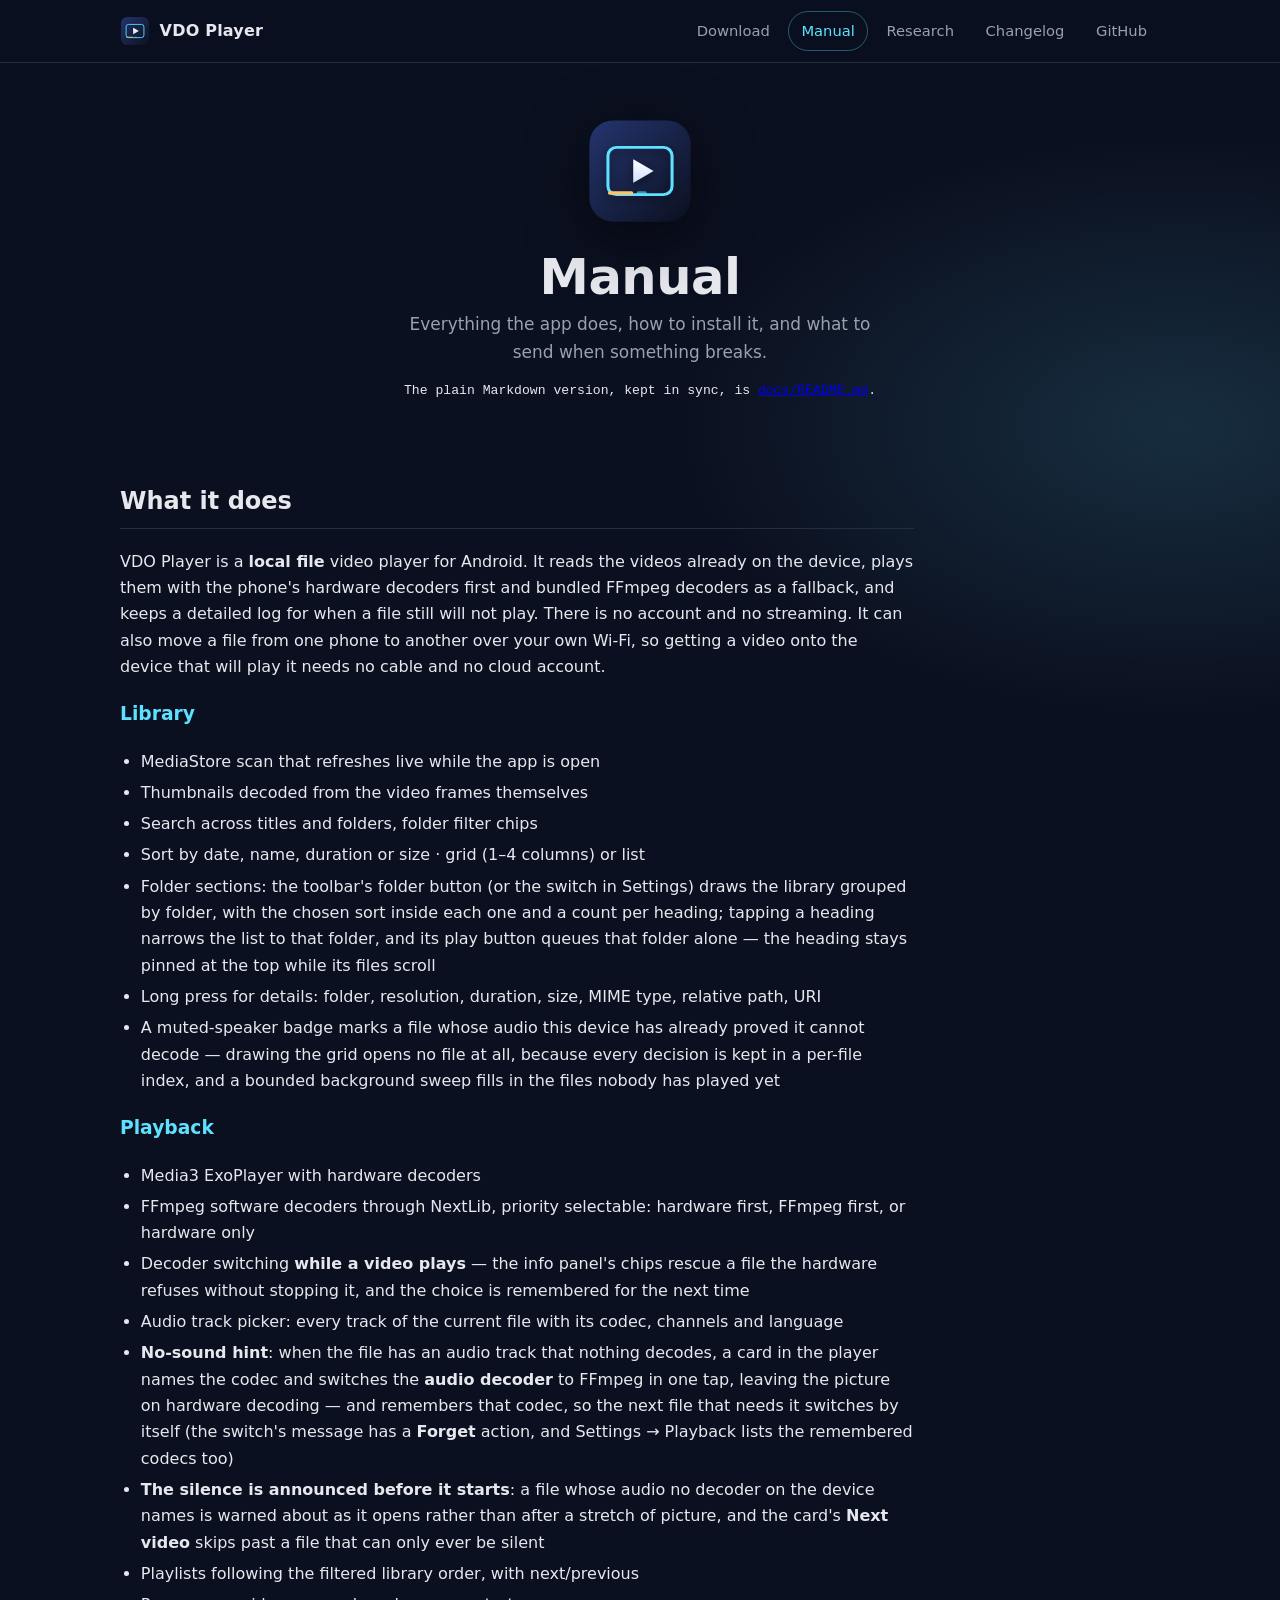
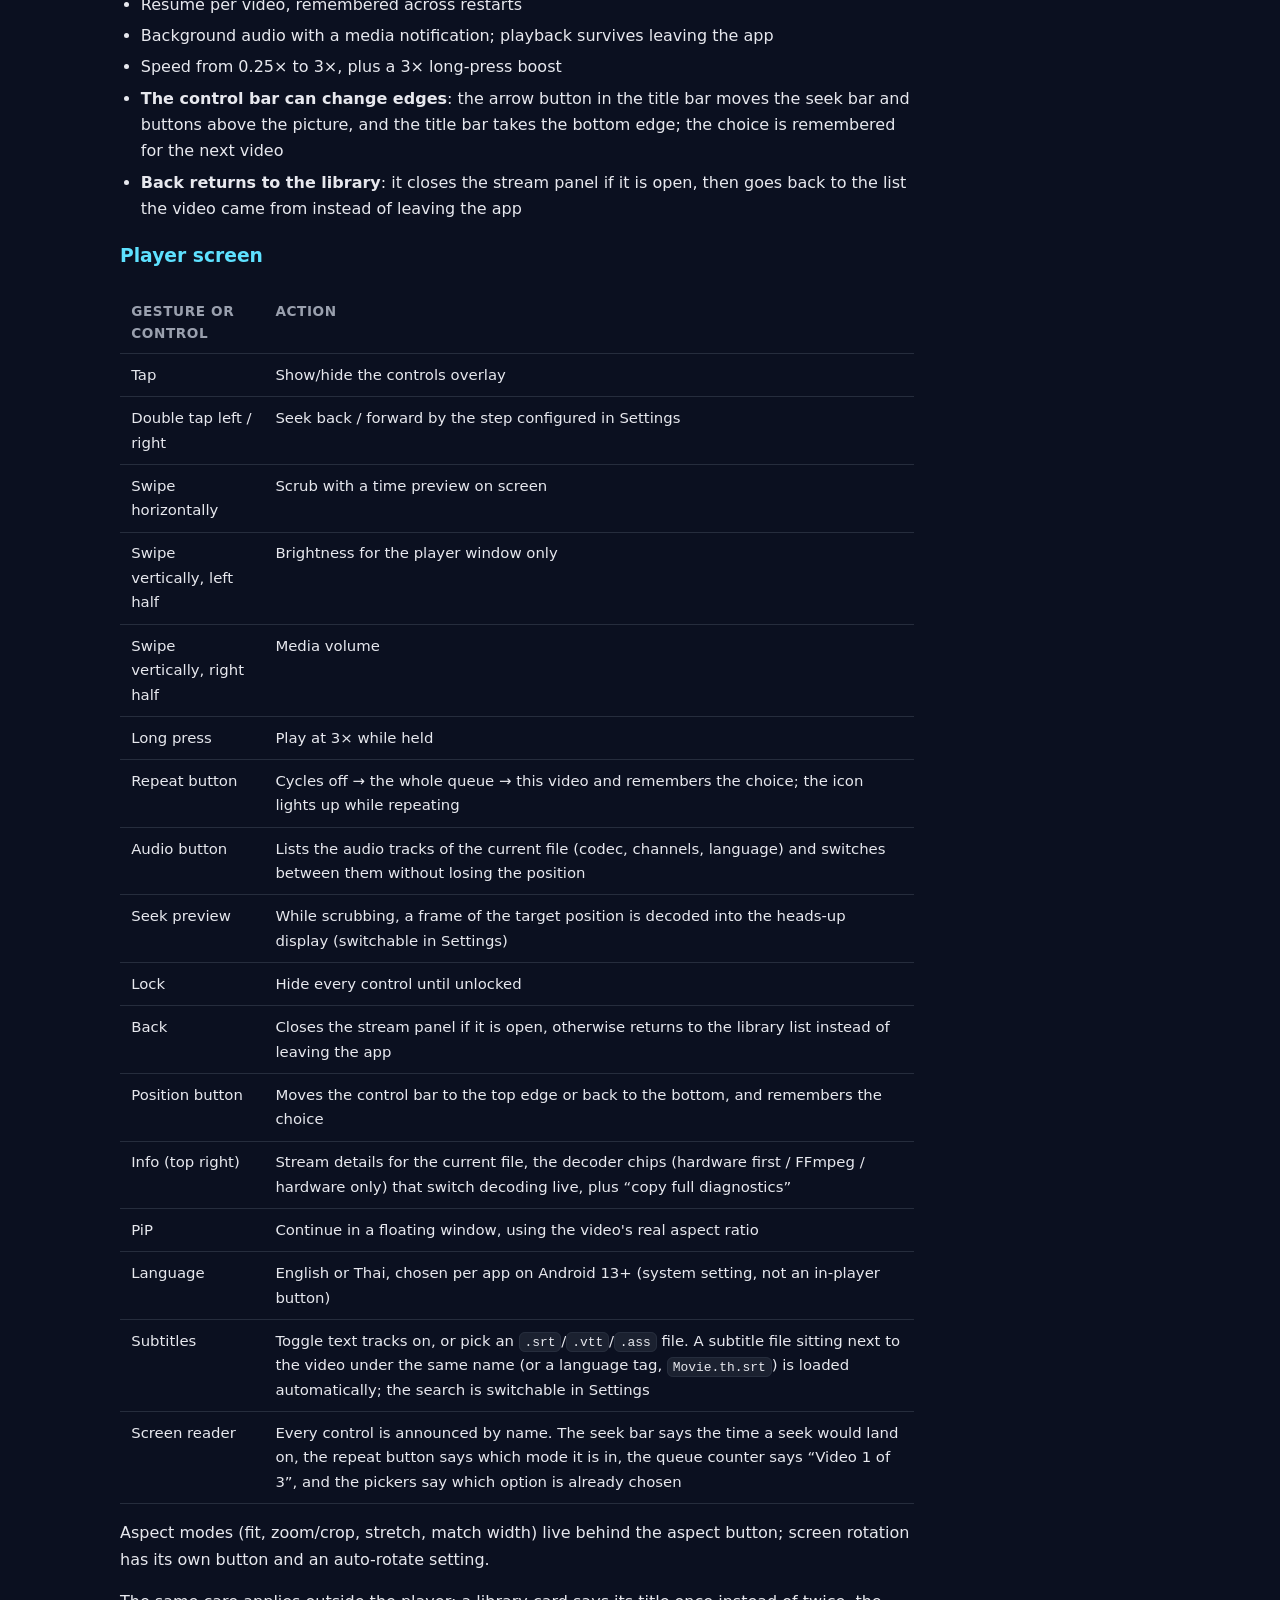
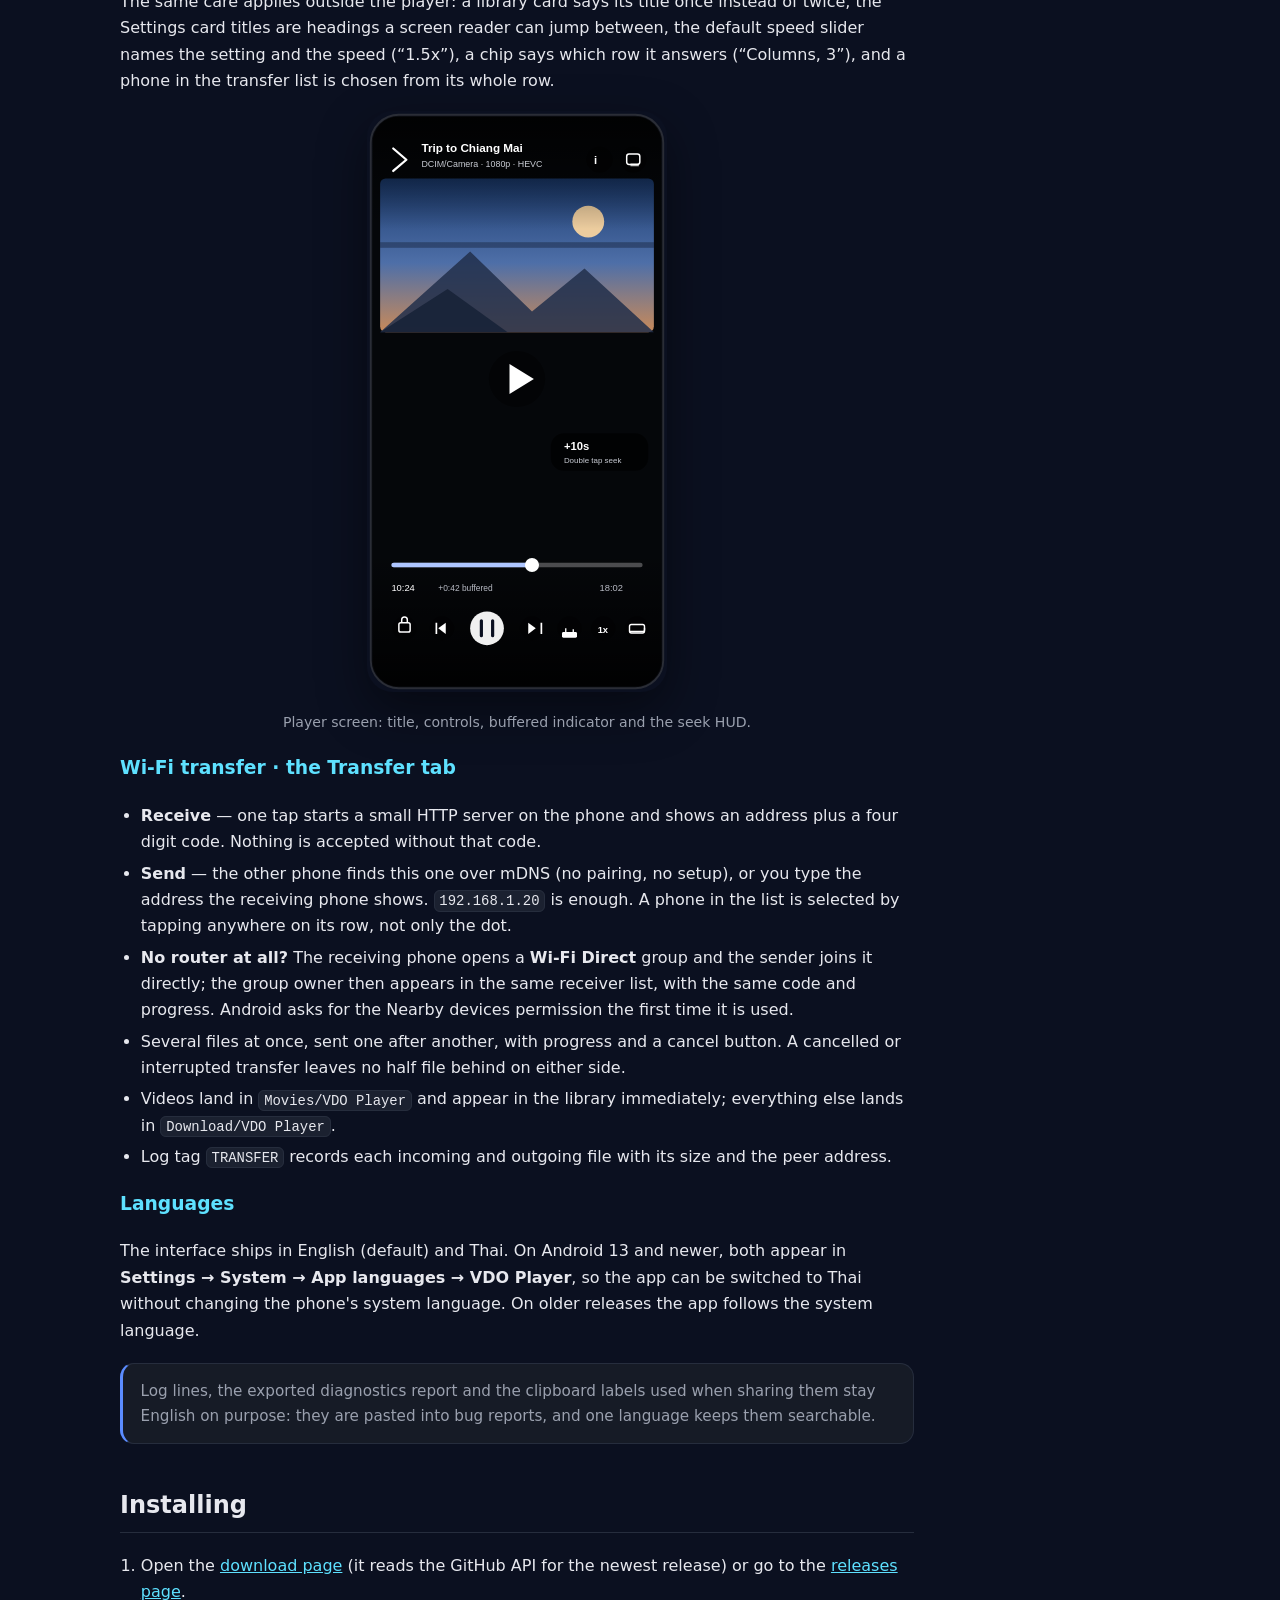
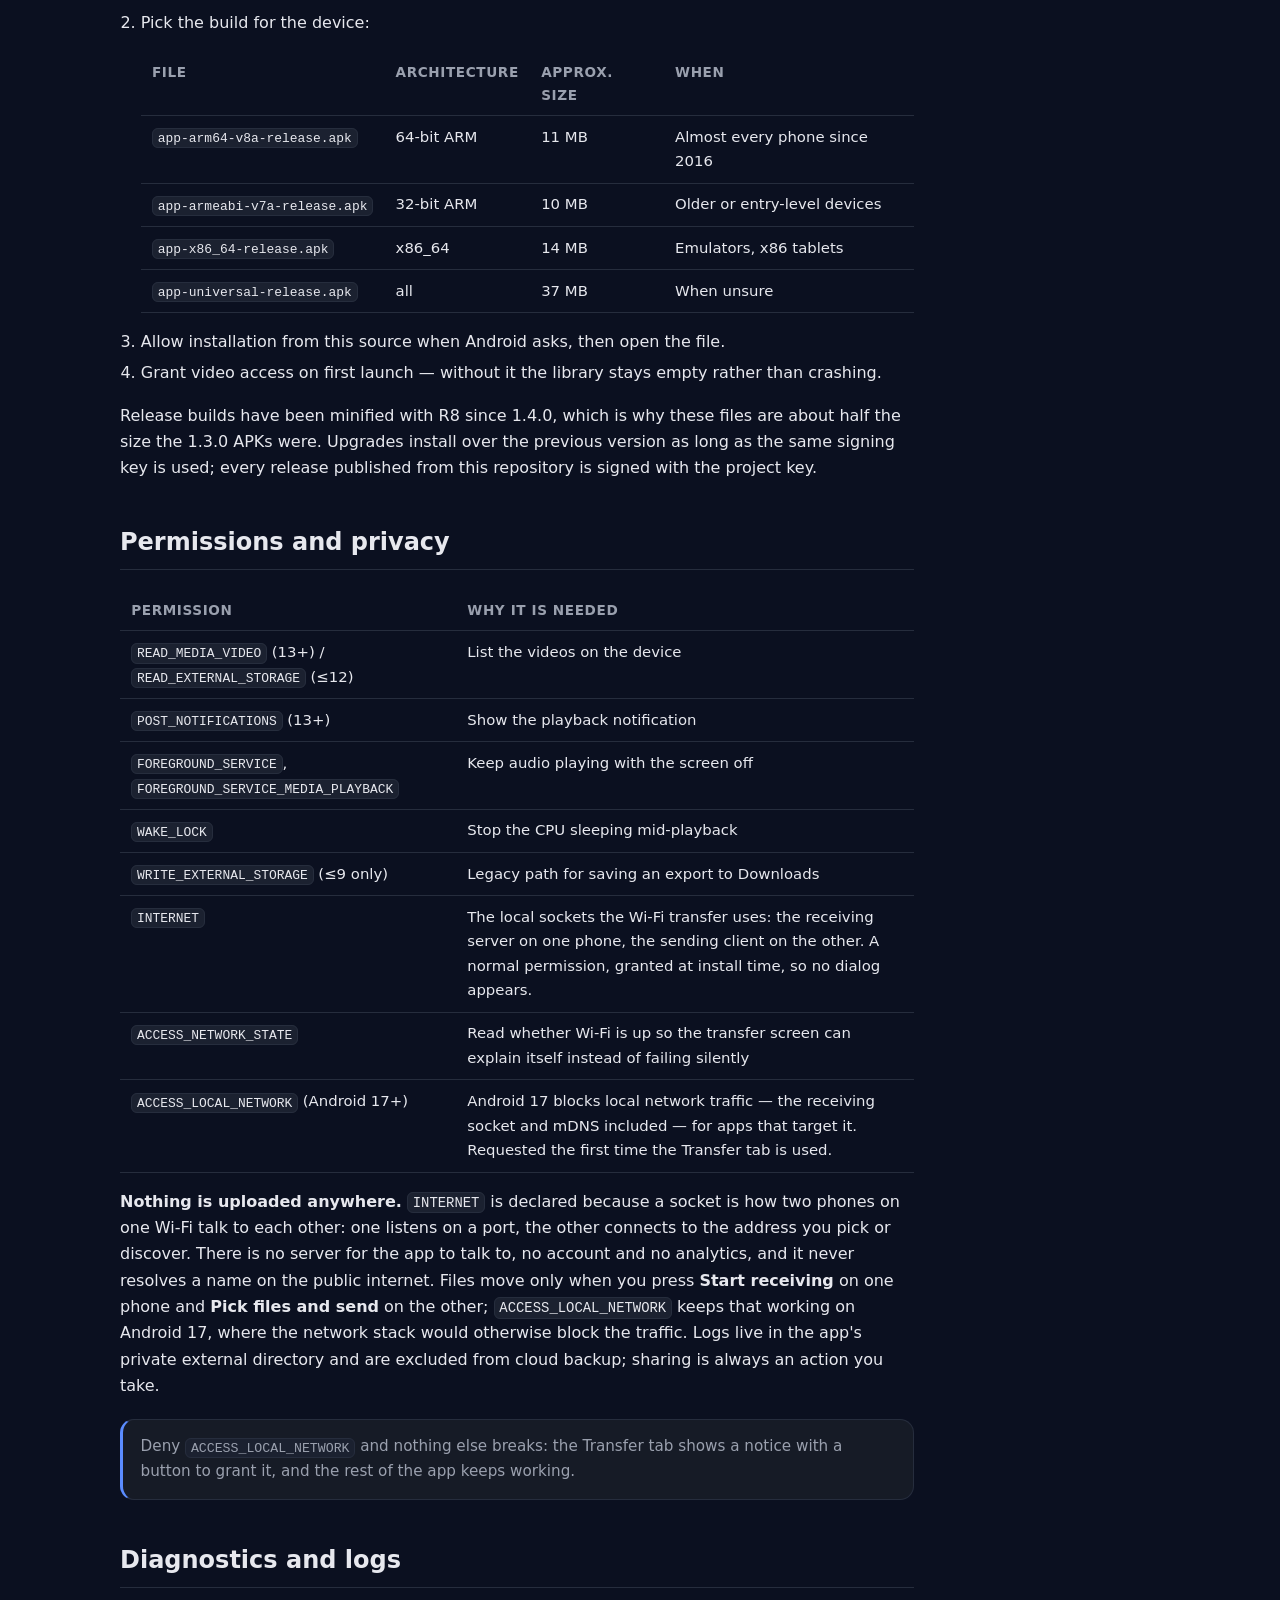
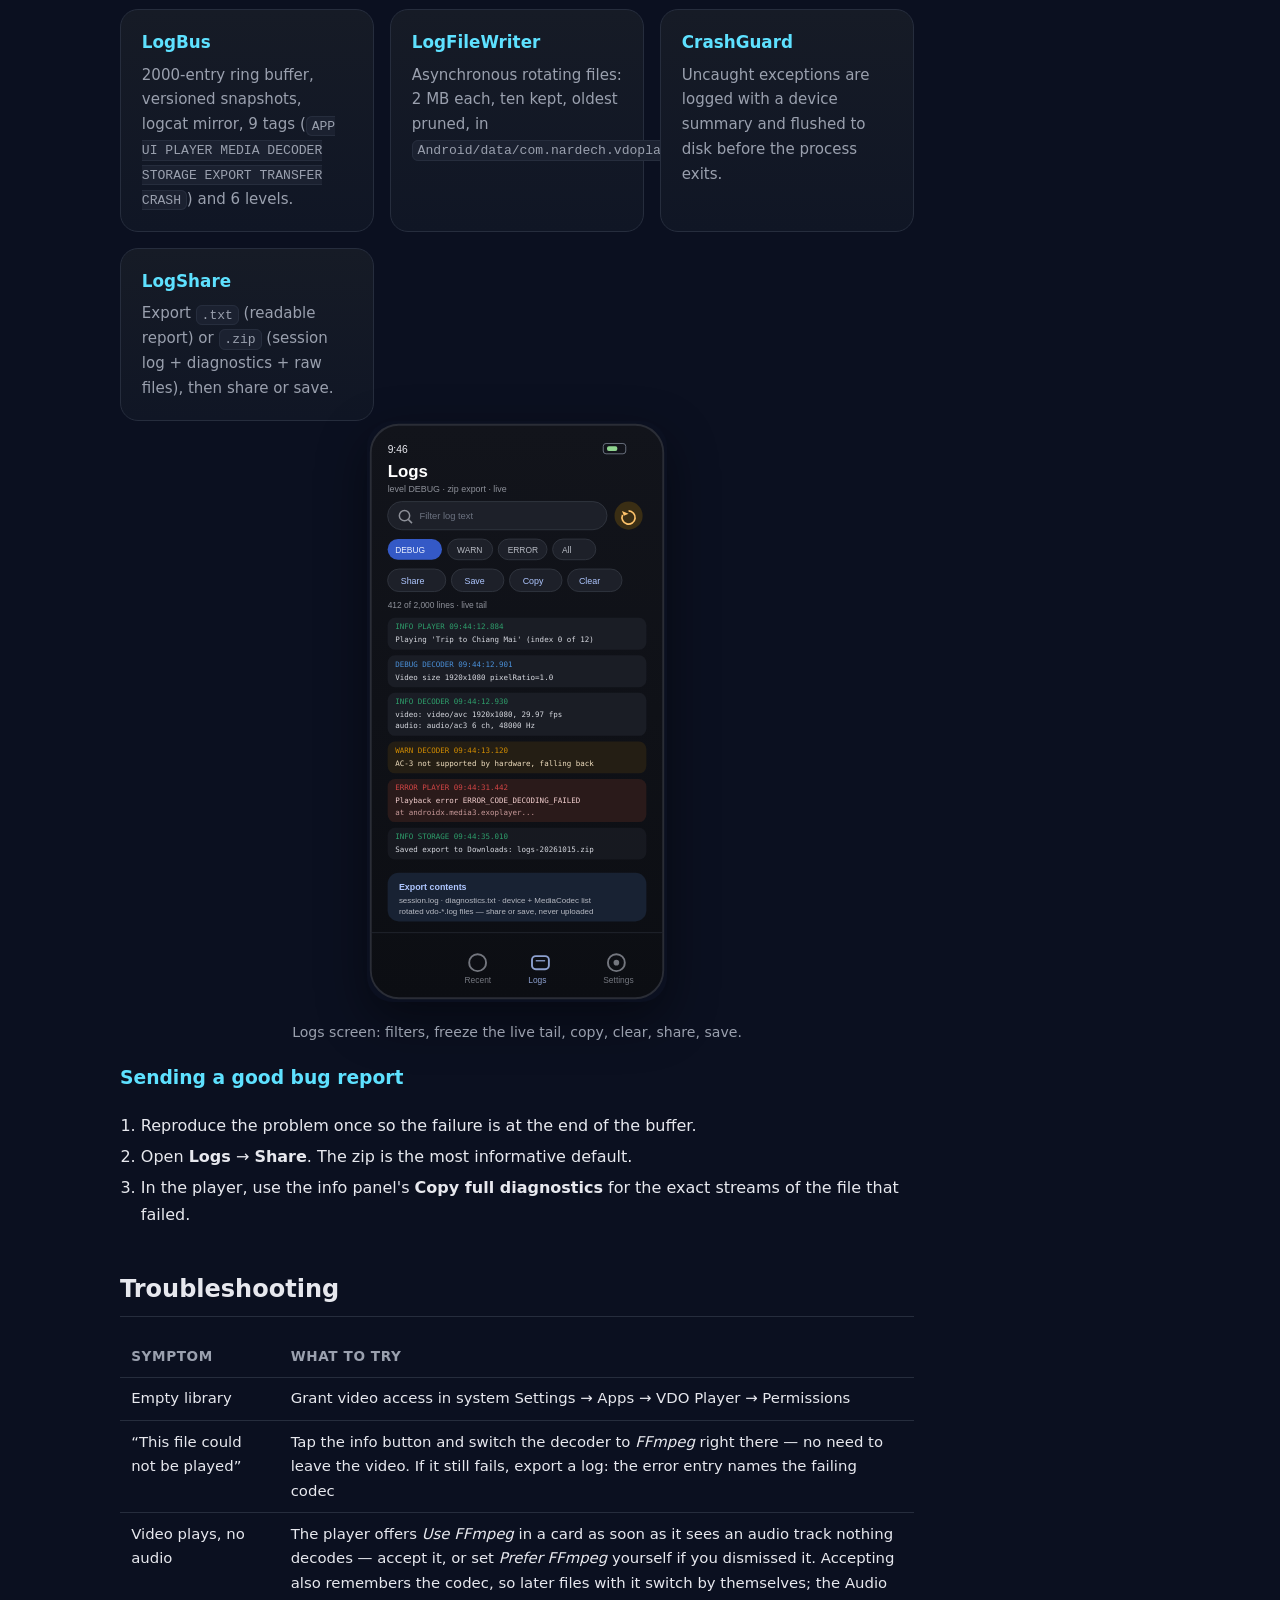
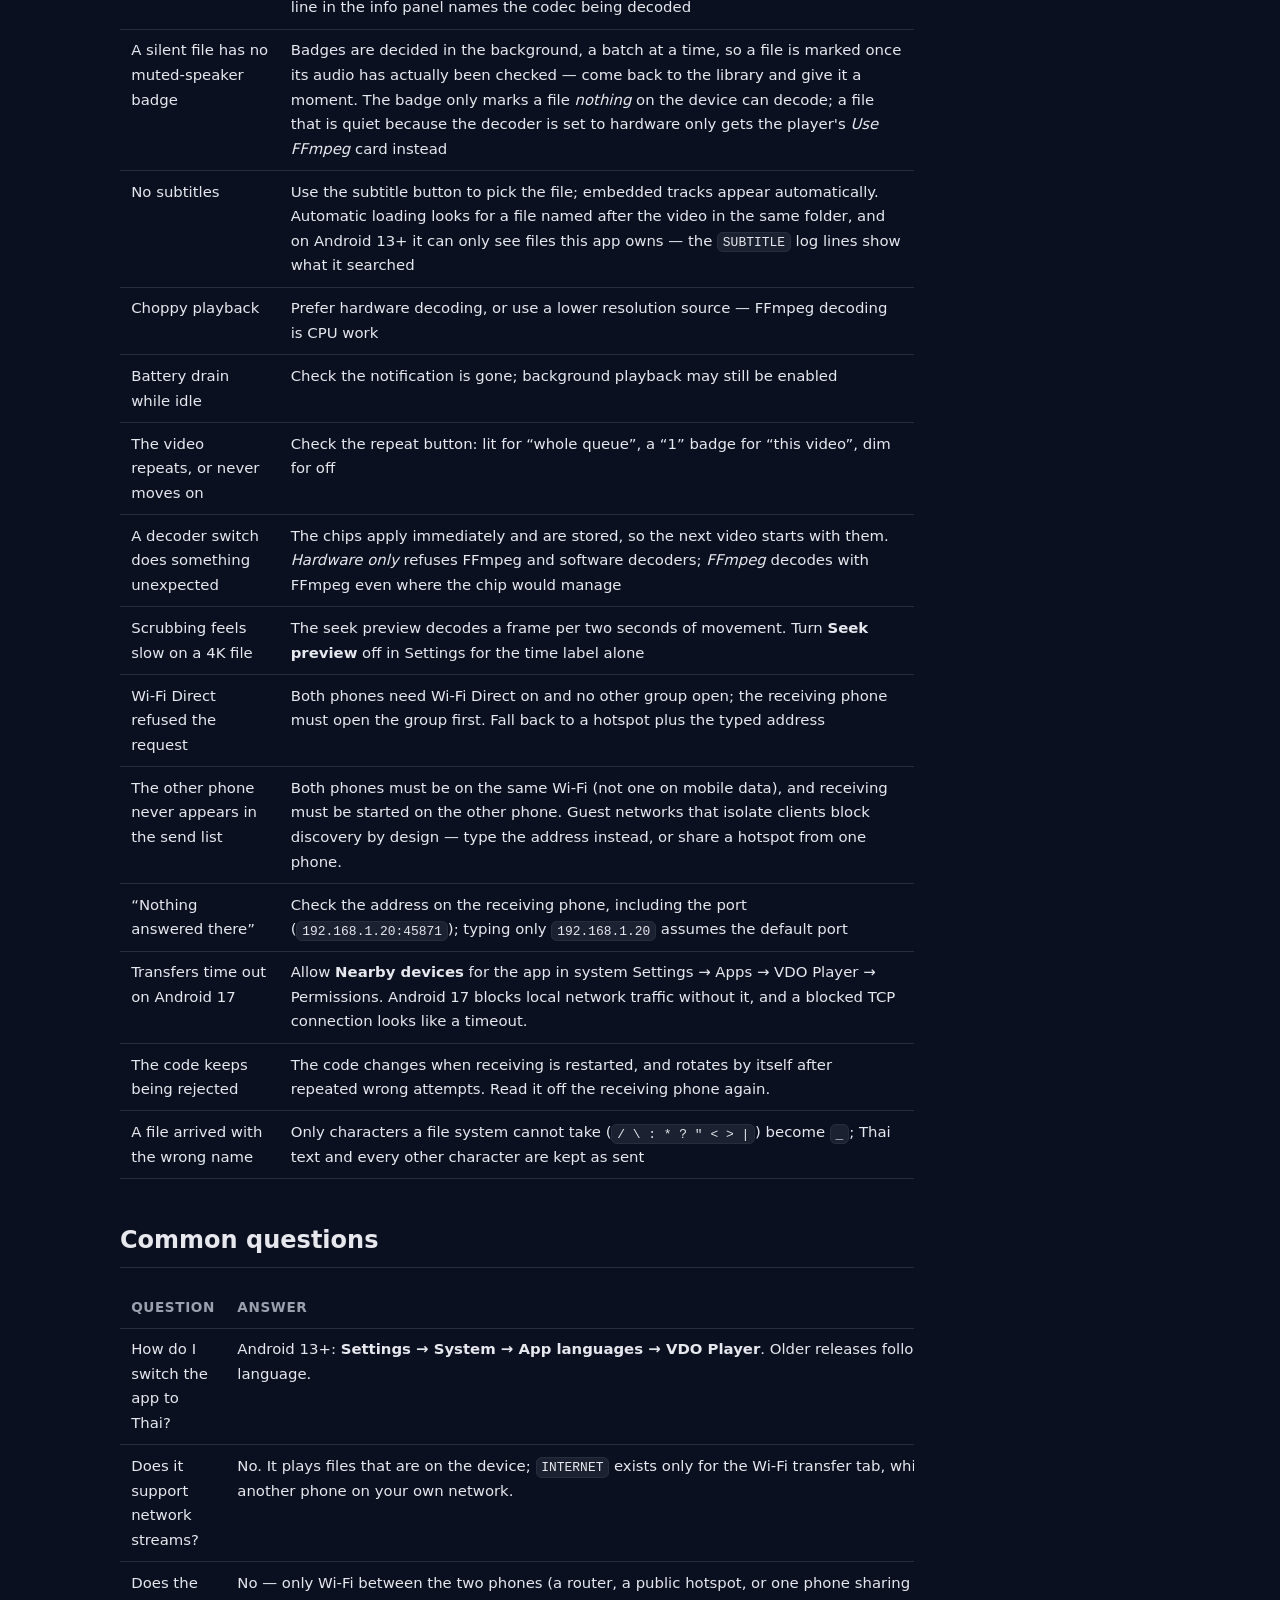
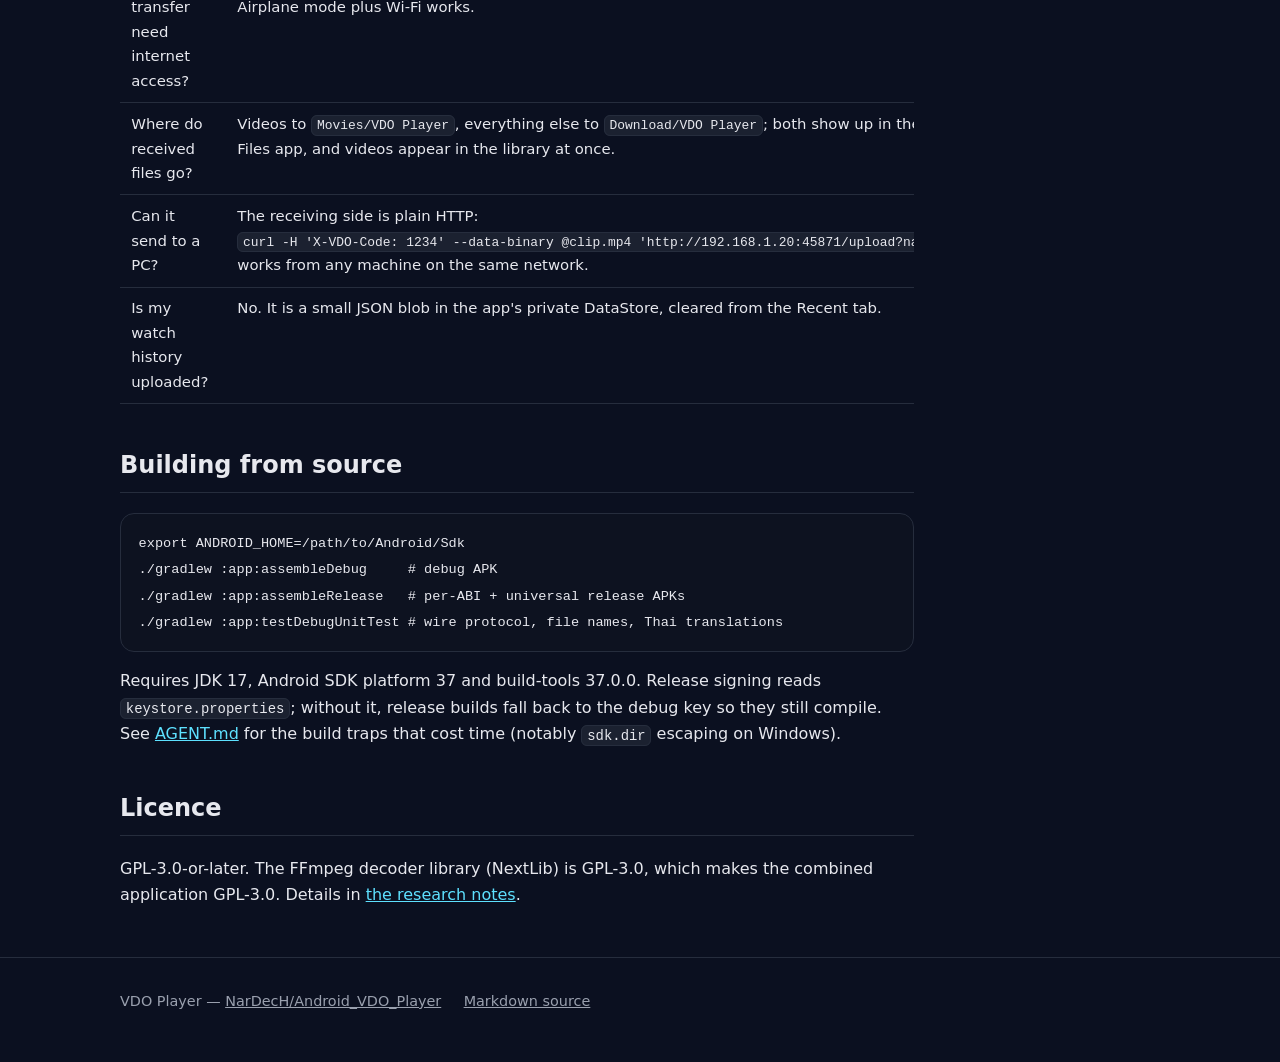
<file: docs/README.html>
<!DOCTYPE html>
<html lang="en">
<head>
<meta charset="utf-8" />
<meta name="viewport" content="width=device-width, initial-scale=1" />
<title>VDO Player — manual</title>
<meta name="description" content="Full manual for VDO Player: features, install, gestures, permissions, logging and troubleshooting." />
<link rel="icon" href="assets/app-icon.svg" type="image/svg+xml" />
<link rel="stylesheet" href="assets/style.css" />
</head>
<body>

<header class="site-header">
  <div class="wrap">
    <a class="brand" href="index.html">
      <img src="assets/app-icon.svg" alt="" />
      VDO Player
    </a>
    <nav class="site-nav">
      <a href="index.html">Download</a>
      <a href="README.html" aria-current="page">Manual</a>
      <a href="RESEARCH.html">Research</a>
      <a href="CHANGELOG.html">Changelog</a>
      <a href="https://github.com/NarDecH/Android_VDO_Player">GitHub</a>
    </nav>
  </div>
</header>

<main class="wrap">

  <section class="hero">
    <img class="icon" src="assets/app-icon.svg" alt="" />
    <h1>Manual</h1>
    <p class="tagline">Everything the app does, how to install it, and what to send when something breaks.</p>
    <p class="status-line">The plain Markdown version, kept in sync, is
      <a href="README.md">docs/README.md</a>.</p>
  </section>

  <article class="prose">

    <h2 id="what-it-does">What it does</h2>
    <p>
      VDO Player is a <strong>local file</strong> video player for Android. It reads the videos
      already on the device, plays them with the phone's hardware decoders first and bundled FFmpeg
      decoders as a fallback, and keeps a detailed log for when a file still will not play. There is
      no account and no streaming. It can also move a file from one phone to another over your own
      Wi-Fi, so getting a video onto the device that will play it needs no cable and no cloud
      account.
    </p>

    <h3>Library</h3>
    <ul>
      <li>MediaStore scan that refreshes live while the app is open</li>
      <li>Thumbnails decoded from the video frames themselves</li>
      <li>Search across titles and folders, folder filter chips</li>
      <li>Sort by date, name, duration or size · grid (1–4 columns) or list</li>
      <li>Folder sections: the toolbar's folder button (or the switch in Settings) draws the
        library grouped by folder, with the chosen sort inside each one and a count per heading;
        tapping a heading narrows the list to that folder, and its play button queues that folder
        alone — the heading stays pinned at the top while its files scroll</li>
      <li>Long press for details: folder, resolution, duration, size, MIME type, relative path, URI</li>
      <li>A muted-speaker badge marks a file whose audio this device has already proved it cannot
        decode — drawing the grid opens no file at all, because every decision is kept in a per-file
        index, and a bounded background sweep fills in the files nobody has played yet</li>
    </ul>

    <h3>Playback</h3>
    <ul>
      <li>Media3 ExoPlayer with hardware decoders</li>
      <li>FFmpeg software decoders through NextLib, priority selectable: hardware first, FFmpeg
        first, or hardware only</li>
      <li>Decoder switching <strong>while a video plays</strong> — the info panel's chips rescue a file
        the hardware refuses without stopping it, and the choice is remembered for the next time</li>
      <li>Audio track picker: every track of the current file with its codec, channels and language</li>
      <li><strong>No-sound hint</strong>: when the file has an audio track that nothing decodes, a card in the
        player names the codec and switches the <strong>audio decoder</strong> to FFmpeg in one tap, leaving the
        picture on hardware decoding — and remembers that codec, so the next file that needs it switches by
        itself (the switch's message has a <strong>Forget</strong> action, and Settings → Playback lists the
        remembered codecs too)</li>
      <li><strong>The silence is announced before it starts</strong>: a file whose audio no decoder on the
        device names is warned about as it opens rather than after a stretch of picture, and the card's
        <strong>Next video</strong> skips past a file that can only ever be silent</li>
      <li>Playlists following the filtered library order, with next/previous</li>
      <li>Resume per video, remembered across restarts</li>
      <li>Background audio with a media notification; playback survives leaving the app</li>
      <li>Speed from 0.25× to 3×, plus a 3× long-press boost</li>
      <li><strong>The control bar can change edges</strong>: the arrow button in the title bar moves the
        seek bar and buttons above the picture, and the title bar takes the bottom edge; the choice is
        remembered for the next video</li>
      <li><strong>Back returns to the library</strong>: it closes the stream panel if it is open, then goes
        back to the list the video came from instead of leaving the app</li>
    </ul>

    <h3>Player screen</h3>
    <table>
      <thead><tr><th>Gesture or control</th><th>Action</th></tr></thead>
      <tbody>
        <tr><td>Tap</td><td>Show/hide the controls overlay</td></tr>
        <tr><td>Double tap left / right</td><td>Seek back / forward by the step configured in Settings</td></tr>
        <tr><td>Swipe horizontally</td><td>Scrub with a time preview on screen</td></tr>
        <tr><td>Swipe vertically, left half</td><td>Brightness for the player window only</td></tr>
        <tr><td>Swipe vertically, right half</td><td>Media volume</td></tr>
        <tr><td>Long press</td><td>Play at 3× while held</td></tr>
        <tr><td>Repeat button</td><td>Cycles off → the whole queue → this video and remembers the choice; the icon lights up while repeating</td></tr>
        <tr><td>Audio button</td><td>Lists the audio tracks of the current file (codec, channels, language) and switches between them without losing the position</td></tr>
        <tr><td>Seek preview</td><td>While scrubbing, a frame of the target position is decoded into the heads-up display (switchable in Settings)</td></tr>
        <tr><td>Lock</td><td>Hide every control until unlocked</td></tr>
        <tr><td>Back</td><td>Closes the stream panel if it is open, otherwise returns to the library list instead of leaving the app</td></tr>
        <tr><td>Position button</td><td>Moves the control bar to the top edge or back to the bottom, and remembers the choice</td></tr>
        <tr><td>Info (top right)</td><td>Stream details for the current file, the decoder chips (hardware first / FFmpeg / hardware only) that switch decoding live, plus “copy full diagnostics”</td></tr>
        <tr><td>PiP</td><td>Continue in a floating window, using the video's real aspect ratio</td></tr>
        <tr><td>Language</td><td>English or Thai, chosen per app on Android 13+ (system setting, not an in-player button)</td></tr>
        <tr><td>Subtitles</td><td>Toggle text tracks on, or pick an <code>.srt</code>/<code>.vtt</code>/<code>.ass</code> file. A subtitle file sitting next to the video under the same name (or a language tag, <code>Movie.th.srt</code>) is loaded automatically; the search is switchable in Settings</td></tr>
        <tr><td>Screen reader</td><td>Every control is announced by name. The seek bar says the time a seek would land on, the repeat button says which mode it is in, the queue counter says “Video 1 of 3”, and the pickers say which option is already chosen</td></tr>
      </tbody>
    </table>
    <p>Aspect modes (fit, zoom/crop, stretch, match width) live behind the aspect button; screen
      rotation has its own button and an auto-rotate setting.</p>
    <p>The same care applies outside the player: a library card says its title once instead of
      twice, the Settings card titles are headings a screen reader can jump between, the default
      speed slider names the setting and the speed (“1.5x”), a chip says which row it answers
      (“Columns, 3”), and a phone in the transfer list is chosen from its whole row.</p>

    <figure class="shot" style="text-align:center">
      <img src="assets/screen-player.svg" alt="Player screen mockup" style="max-width:300px" />
      <figcaption>Player screen: title, controls, buffered indicator and the seek HUD.</figcaption>
    </figure>

    <h3>Wi-Fi transfer · the Transfer tab</h3>
    <ul>
      <li><strong>Receive</strong> — one tap starts a small HTTP server on the phone and shows an
        address plus a four digit code. Nothing is accepted without that code.</li>
      <li><strong>Send</strong> — the other phone finds this one over mDNS (no pairing, no setup),
        or you type the address the receiving phone shows. <code>192.168.1.20</code> is enough.
        A phone in the list is selected by tapping anywhere on its row, not only the dot.</li>
      <li><strong>No router at all?</strong> The receiving phone opens a <strong>Wi-Fi Direct</strong>
        group and the sender joins it directly; the group owner then appears in the same receiver
        list, with the same code and progress. Android asks for the Nearby devices permission the
        first time it is used.</li>
      <li>Several files at once, sent one after another, with progress and a cancel button. A
        cancelled or interrupted transfer leaves no half file behind on either side.</li>
      <li>Videos land in <code>Movies/VDO Player</code> and appear in the library immediately;
        everything else lands in <code>Download/VDO Player</code>.</li>
      <li>Log tag <code>TRANSFER</code> records each incoming and outgoing file with its size and
        the peer address.</li>
    </ul>

    <h3>Languages</h3>
    <p>The interface ships in English (default) and Thai. On Android 13 and newer, both appear in
      <strong>Settings → System → App languages → VDO Player</strong>, so the app can be switched to
      Thai without changing the phone's system language. On older releases the app follows the system
      language.</p>
    <div class="callout">
      Log lines, the exported diagnostics report and the clipboard labels used when sharing them stay
      English on purpose: they are pasted into bug reports, and one language keeps them searchable.
    </div>

    <h2 id="installing">Installing</h2>
    <ol>
      <li>Open the <a href="index.html">download page</a> (it reads the GitHub API for the newest
        release) or go to the <a href="https://github.com/NarDecH/Android_VDO_Player/releases/latest">releases page</a>.</li>
      <li>Pick the build for the device:
        <table>
          <thead><tr><th>File</th><th>Architecture</th><th>Approx. size</th><th>When</th></tr></thead>
          <tbody>
            <tr><td><code>app-arm64-v8a-release.apk</code></td><td>64-bit ARM</td><td>11 MB</td><td>Almost every phone since 2016</td></tr>
            <tr><td><code>app-armeabi-v7a-release.apk</code></td><td>32-bit ARM</td><td>10 MB</td><td>Older or entry-level devices</td></tr>
            <tr><td><code>app-x86_64-release.apk</code></td><td>x86_64</td><td>14 MB</td><td>Emulators, x86 tablets</td></tr>
            <tr><td><code>app-universal-release.apk</code></td><td>all</td><td>37 MB</td><td>When unsure</td></tr>
          </tbody>
        </table>
      </li>
      <li>Allow installation from this source when Android asks, then open the file.</li>
      <li>Grant video access on first launch — without it the library stays empty rather than crashing.</li>
    </ol>
    <p>Release builds have been minified with R8 since 1.4.0, which is why these files are about half
      the size the 1.3.0 APKs were. Upgrades install over the previous version as long as the same
      signing key is used; every release published from this repository is signed with the project key.</p>

    <h2 id="permissions-and-privacy">Permissions and privacy</h2>
    <table>
      <thead><tr><th>Permission</th><th>Why it is needed</th></tr></thead>
      <tbody>
        <tr><td><code>READ_MEDIA_VIDEO</code> (13+) / <code>READ_EXTERNAL_STORAGE</code> (≤12)</td><td>List the videos on the device</td></tr>
        <tr><td><code>POST_NOTIFICATIONS</code> (13+)</td><td>Show the playback notification</td></tr>
        <tr><td><code>FOREGROUND_SERVICE</code>, <code>FOREGROUND_SERVICE_MEDIA_PLAYBACK</code></td><td>Keep audio playing with the screen off</td></tr>
        <tr><td><code>WAKE_LOCK</code></td><td>Stop the CPU sleeping mid-playback</td></tr>
        <tr><td><code>WRITE_EXTERNAL_STORAGE</code> (≤9 only)</td><td>Legacy path for saving an export to Downloads</td></tr>
        <tr><td><code>INTERNET</code></td><td>The local sockets the Wi-Fi transfer uses: the receiving server on one phone, the sending client on the other. A normal permission, granted at install time, so no dialog appears.</td></tr>
        <tr><td><code>ACCESS_NETWORK_STATE</code></td><td>Read whether Wi-Fi is up so the transfer screen can explain itself instead of failing silently</td></tr>
        <tr><td><code>ACCESS_LOCAL_NETWORK</code> (Android 17+)</td><td>Android 17 blocks local network traffic — the receiving socket and mDNS included — for apps that target it. Requested the first time the Transfer tab is used.</td></tr>
      </tbody>
    </table>
    <p><strong>Nothing is uploaded anywhere.</strong> <code>INTERNET</code> is declared because a socket
      is how two phones on one Wi-Fi talk to each other: one listens on a port, the other connects to
      the address you pick or discover. There is no server for the app to talk to, no account and no
      analytics, and it never resolves a name on the public internet. Files move only when you press
      <strong>Start receiving</strong> on one phone and <strong>Pick files and send</strong> on the
      other; <code>ACCESS_LOCAL_NETWORK</code> keeps that working on Android 17, where the network
      stack would otherwise block the traffic. Logs live in the app's private external directory and
      are excluded from cloud backup; sharing is always an action you take.</p>
    <div class="callout">
      Deny <code>ACCESS_LOCAL_NETWORK</code> and nothing else breaks: the Transfer tab shows a notice
      with a button to grant it, and the rest of the app keeps working.
    </div>

    <h2 id="diagnostics-and-logs">Diagnostics and logs</h2>
    <div class="grid">
      <div class="card"><h3>LogBus</h3><p>2000-entry ring buffer, versioned snapshots, logcat mirror,
        9 tags (<code>APP UI PLAYER MEDIA DECODER STORAGE EXPORT TRANSFER CRASH</code>) and 6 levels.</p></div>
      <div class="card"><h3>LogFileWriter</h3><p>Asynchronous rotating files: 2 MB each, ten kept,
        oldest pruned, in <code>Android/data/com.nardech.vdoplayer/files/logs/</code>.</p></div>
      <div class="card"><h3>CrashGuard</h3><p>Uncaught exceptions are logged with a device summary and
        flushed to disk before the process exits.</p></div>
      <div class="card"><h3>LogShare</h3><p>Export <code>.txt</code> (readable report) or
        <code>.zip</code> (session log + diagnostics + raw files), then share or save.</p></div>
    </div>

    <figure class="shot" style="text-align:center">
      <img src="assets/screen-logs.svg" alt="Logs screen mockup" style="max-width:300px" />
      <figcaption>Logs screen: filters, freeze the live tail, copy, clear, share, save.</figcaption>
    </figure>

    <h3>Sending a good bug report</h3>
    <ol>
      <li>Reproduce the problem once so the failure is at the end of the buffer.</li>
      <li>Open <strong>Logs</strong> → <strong>Share</strong>. The zip is the most informative default.</li>
      <li>In the player, use the info panel's <strong>Copy full diagnostics</strong> for the exact
        streams of the file that failed.</li>
    </ol>

    <h2 id="troubleshooting">Troubleshooting</h2>
    <table>
      <thead><tr><th>Symptom</th><th>What to try</th></tr></thead>
      <tbody>
        <tr><td>Empty library</td><td>Grant video access in system Settings → Apps → VDO Player → Permissions</td></tr>
        <tr><td>“This file could not be played”</td><td>Tap the info button and switch the decoder to <em>FFmpeg</em> right there — no need to leave the video. If it still fails, export a log: the error entry names the failing codec</td></tr>
        <tr><td>Video plays, no audio</td><td>The player offers <em>Use FFmpeg</em> in a card as soon as it sees an audio track nothing decodes — accept it, or set <em>Prefer FFmpeg</em> yourself if you dismissed it. Accepting also remembers the codec, so later files with it switch by themselves; the Audio line in the info panel names the codec being decoded</td></tr>
        <tr><td>A silent file has no muted-speaker badge</td><td>Badges are decided in the background, a batch at a time, so a file is marked once its audio has actually been checked — come back to the library and give it a moment. The badge only marks a file <em>nothing</em> on the device can decode; a file that is quiet because the decoder is set to hardware only gets the player's <em>Use FFmpeg</em> card instead</td></tr>
        <tr><td>No subtitles</td><td>Use the subtitle button to pick the file; embedded tracks appear automatically. Automatic loading looks for a file named after the video in the same folder, and on Android 13+ it can only see files this app owns — the <code>SUBTITLE</code> log lines show what it searched</td></tr>
        <tr><td>Choppy playback</td><td>Prefer hardware decoding, or use a lower resolution source — FFmpeg decoding is CPU work</td></tr>
        <tr><td>Battery drain while idle</td><td>Check the notification is gone; background playback may still be enabled</td></tr>
        <tr><td>The video repeats, or never moves on</td><td>Check the repeat button: lit for “whole queue”, a “1” badge for “this video”, dim for off</td></tr>
        <tr><td>A decoder switch does something unexpected</td><td>The chips apply immediately and are stored, so the next video starts with them. <em>Hardware only</em> refuses FFmpeg and software decoders; <em>FFmpeg</em> decodes with FFmpeg even where the chip would manage</td></tr>
        <tr><td>Scrubbing feels slow on a 4K file</td><td>The seek preview decodes a frame per two seconds of movement. Turn <strong>Seek preview</strong> off in Settings for the time label alone</td></tr>
        <tr><td>Wi-Fi Direct refused the request</td><td>Both phones need Wi-Fi Direct on and no other group open; the receiving phone must open the group first. Fall back to a hotspot plus the typed address</td></tr>
        <tr><td>The other phone never appears in the send list</td><td>Both phones must be on the same Wi-Fi (not one on mobile data), and receiving must be started on the other phone. Guest networks that isolate clients block discovery by design — type the address instead, or share a hotspot from one phone.</td></tr>
        <tr><td>“Nothing answered there”</td><td>Check the address on the receiving phone, including the port (<code>192.168.1.20:45871</code>); typing only <code>192.168.1.20</code> assumes the default port</td></tr>
        <tr><td>Transfers time out on Android 17</td><td>Allow <strong>Nearby devices</strong> for the app in system Settings → Apps → VDO Player → Permissions. Android 17 blocks local network traffic without it, and a blocked TCP connection looks like a timeout.</td></tr>
        <tr><td>The code keeps being rejected</td><td>The code changes when receiving is restarted, and rotates by itself after repeated wrong attempts. Read it off the receiving phone again.</td></tr>
        <tr><td>A file arrived with the wrong name</td><td>Only characters a file system cannot take (<code>/ \ : * ? " &lt; &gt; |</code>) become <code>_</code>; Thai text and every other character are kept as sent</td></tr>
      </tbody>
    </table>

    <h2 id="faq">Common questions</h2>
    <table>
      <thead><tr><th>Question</th><th>Answer</th></tr></thead>
      <tbody>
        <tr><td>How do I switch the app to Thai?</td><td>Android 13+: <strong>Settings → System → App languages → VDO Player</strong>. Older releases follow the system language.</td></tr>
        <tr><td>Does it support network streams?</td><td>No. It plays files that are on the device; <code>INTERNET</code> exists only for the Wi-Fi transfer tab, which talks to another phone on your own network.</td></tr>
        <tr><td>Does the transfer need internet access?</td><td>No — only Wi-Fi between the two phones (a router, a public hotspot, or one phone sharing its hotspot). Airplane mode plus Wi-Fi works.</td></tr>
        <tr><td>Where do received files go?</td><td>Videos to <code>Movies/VDO Player</code>, everything else to <code>Download/VDO Player</code>; both show up in the phone's Files app, and videos appear in the library at once.</td></tr>
        <tr><td>Can it send to a PC?</td><td>The receiving side is plain HTTP: <code>curl -H 'X-VDO-Code: 1234' --data-binary @clip.mp4 'http://192.168.1.20:45871/upload?name=clip.mp4'</code> works from any machine on the same network.</td></tr>
        <tr><td>Is my watch history uploaded?</td><td>No. It is a small JSON blob in the app's private DataStore, cleared from the Recent tab.</td></tr>
      </tbody>
    </table>

    <h2 id="building-from-source">Building from source</h2>
    <pre><code>export ANDROID_HOME=/path/to/Android/Sdk
./gradlew :app:assembleDebug     # debug APK
./gradlew :app:assembleRelease   # per-ABI + universal release APKs
./gradlew :app:testDebugUnitTest # wire protocol, file names, Thai translations</code></pre>
    <p>Requires JDK 17, Android SDK platform 37 and build-tools 37.0.0. Release signing reads
      <code>keystore.properties</code>; without it, release builds fall back to the debug key so they
      still compile. See <a href="../AGENT.md">AGENT.md</a> for the build traps that cost time
      (notably <code>sdk.dir</code> escaping on Windows).</p>

    <h2 id="licence">Licence</h2>
    <p>GPL-3.0-or-later. The FFmpeg decoder library (NextLib) is GPL-3.0, which makes the combined
      application GPL-3.0. Details in <a href="RESEARCH.html#licensing">the research notes</a>.</p>

  </article>
</main>

<footer class="site-footer">
  <div class="wrap">
    <span>VDO Player — <a href="https://github.com/NarDecH/Android_VDO_Player">NarDecH/Android_VDO_Player</a></span>
    <span><a href="README.md">Markdown source</a></span>
  </div>
</footer>

</body>
</html>
</file>
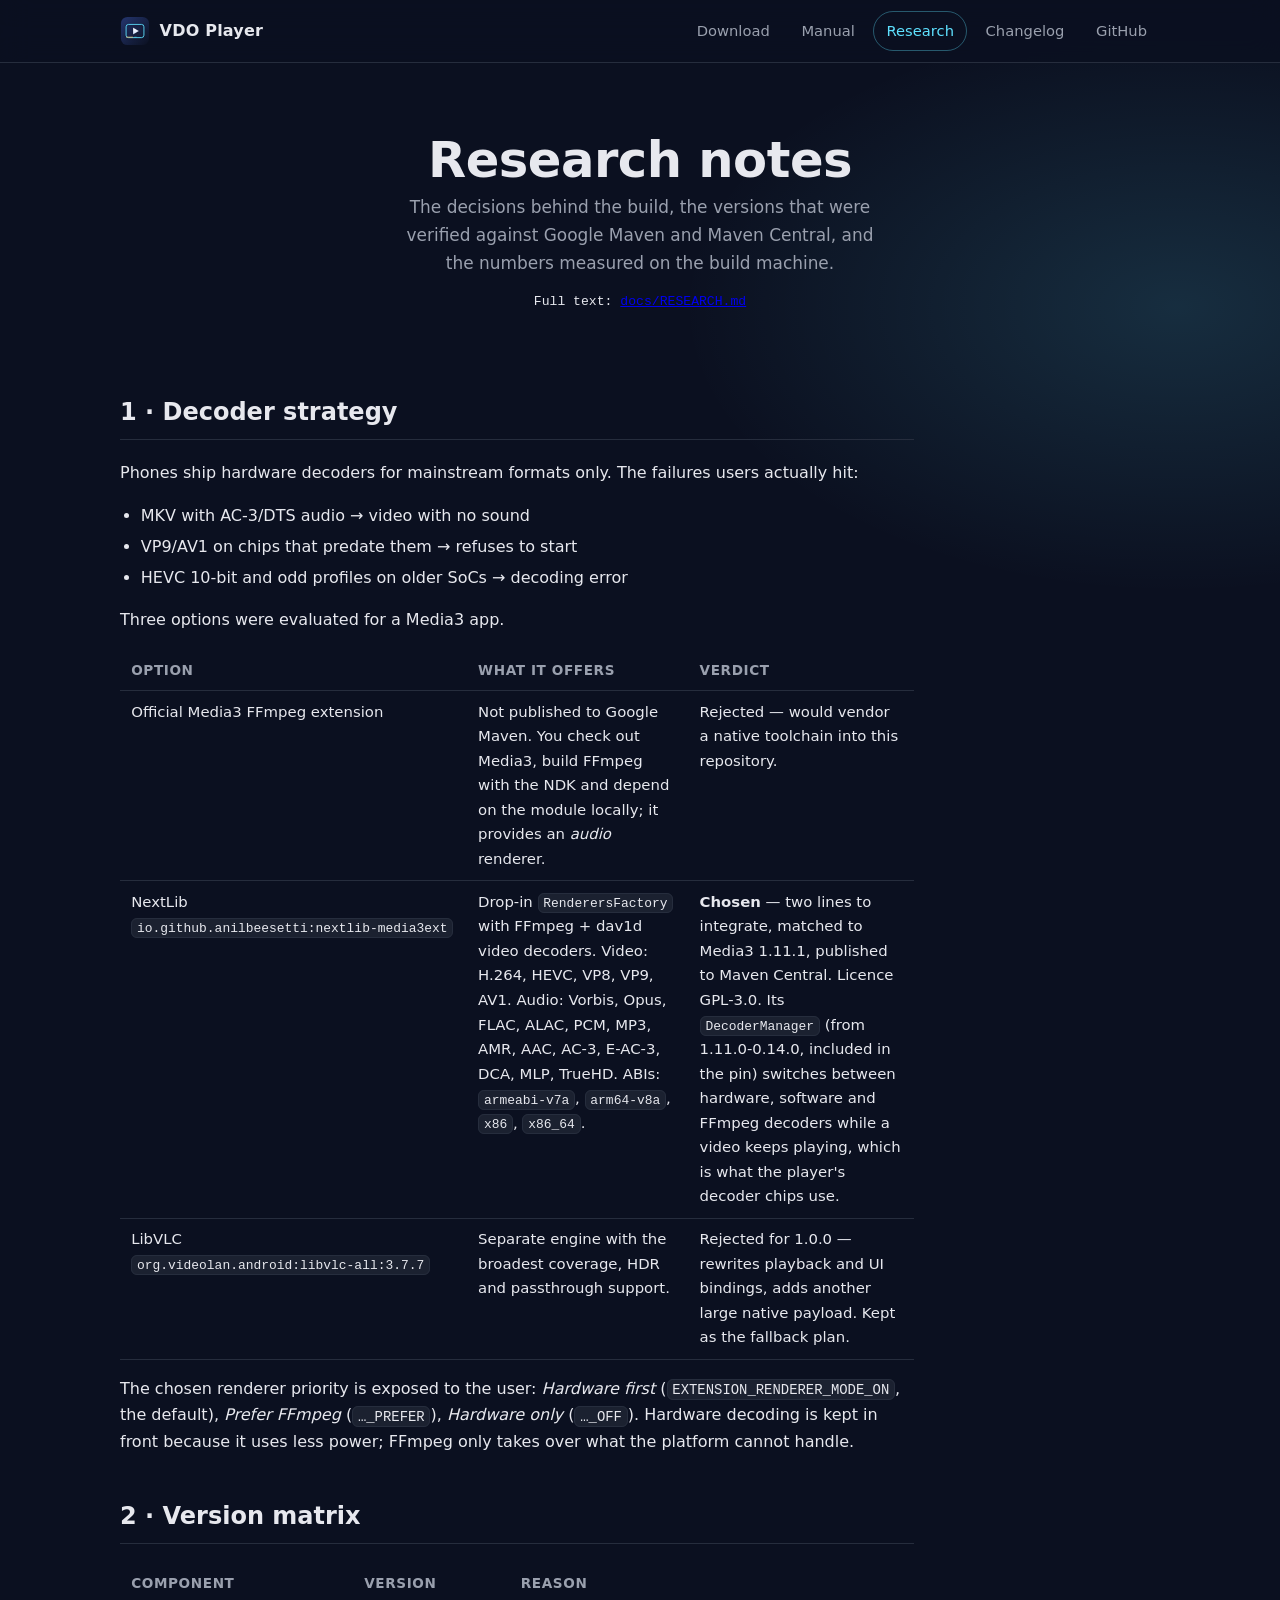
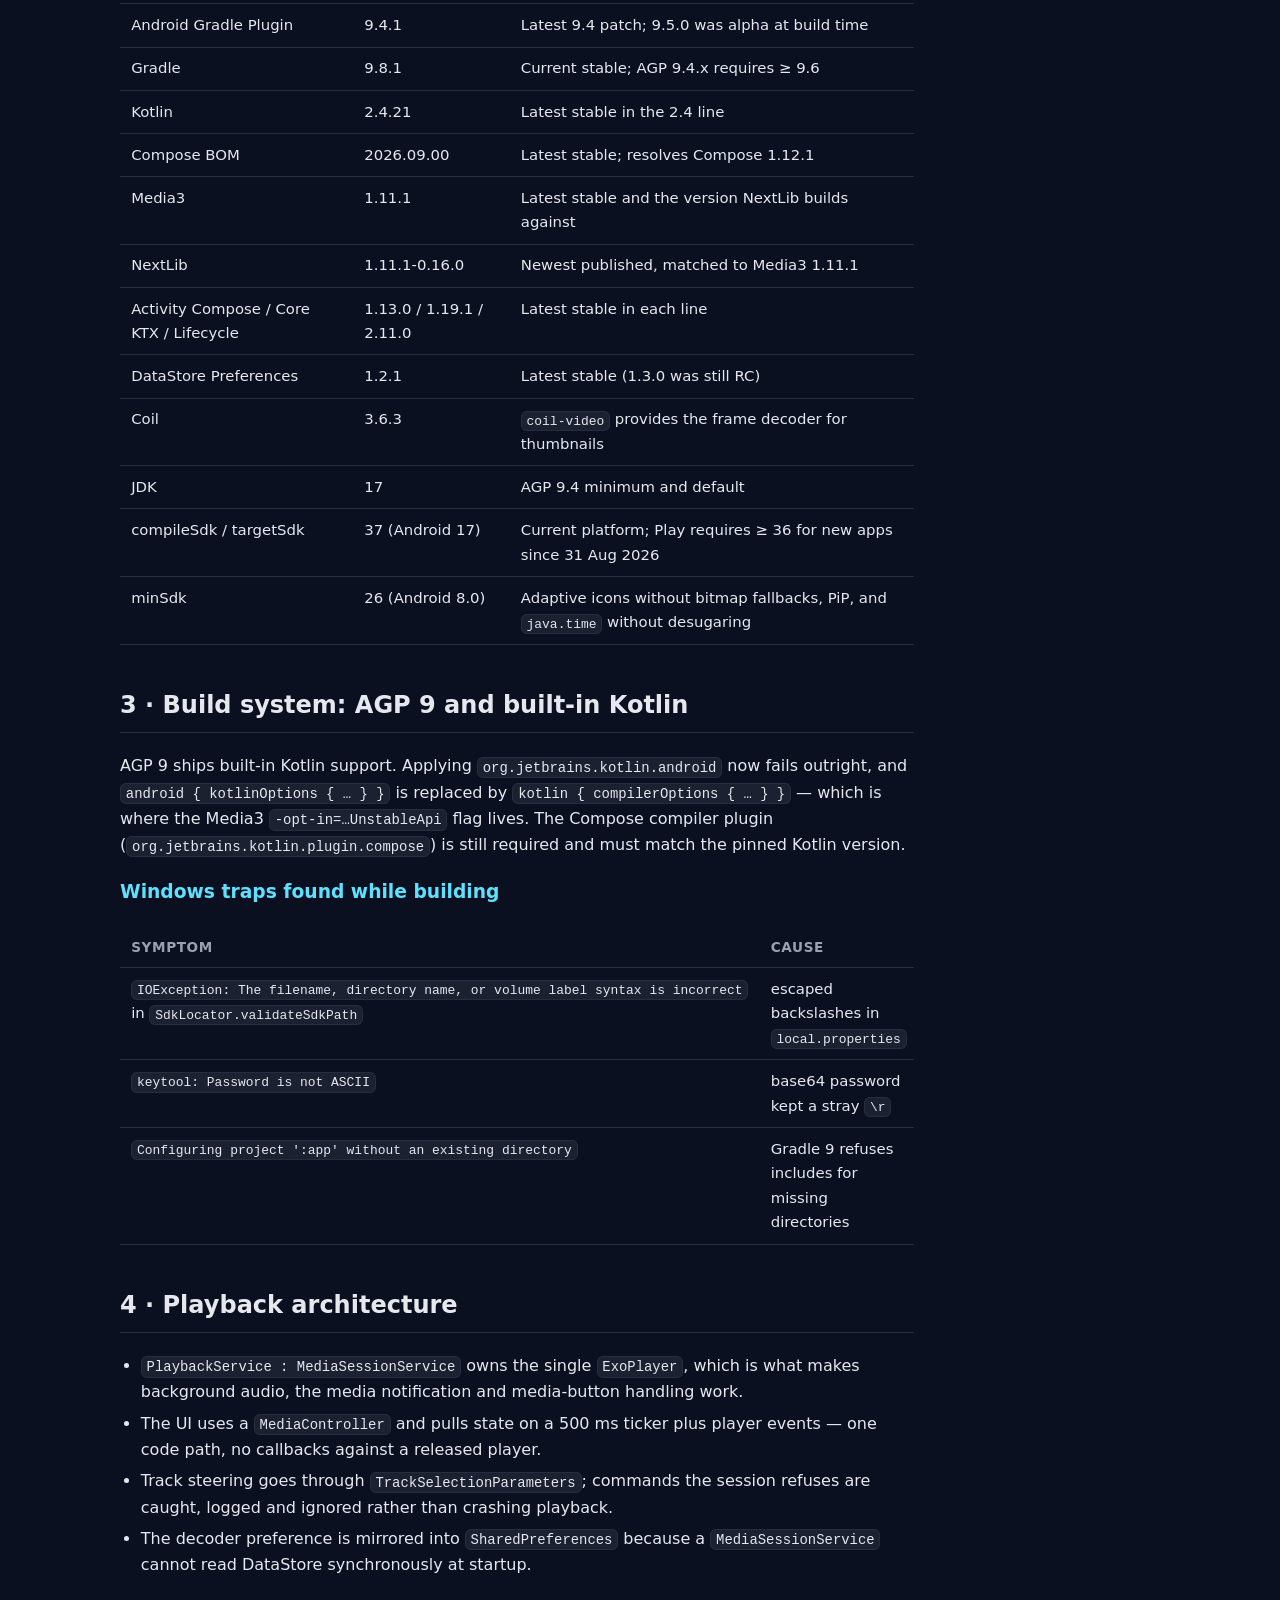
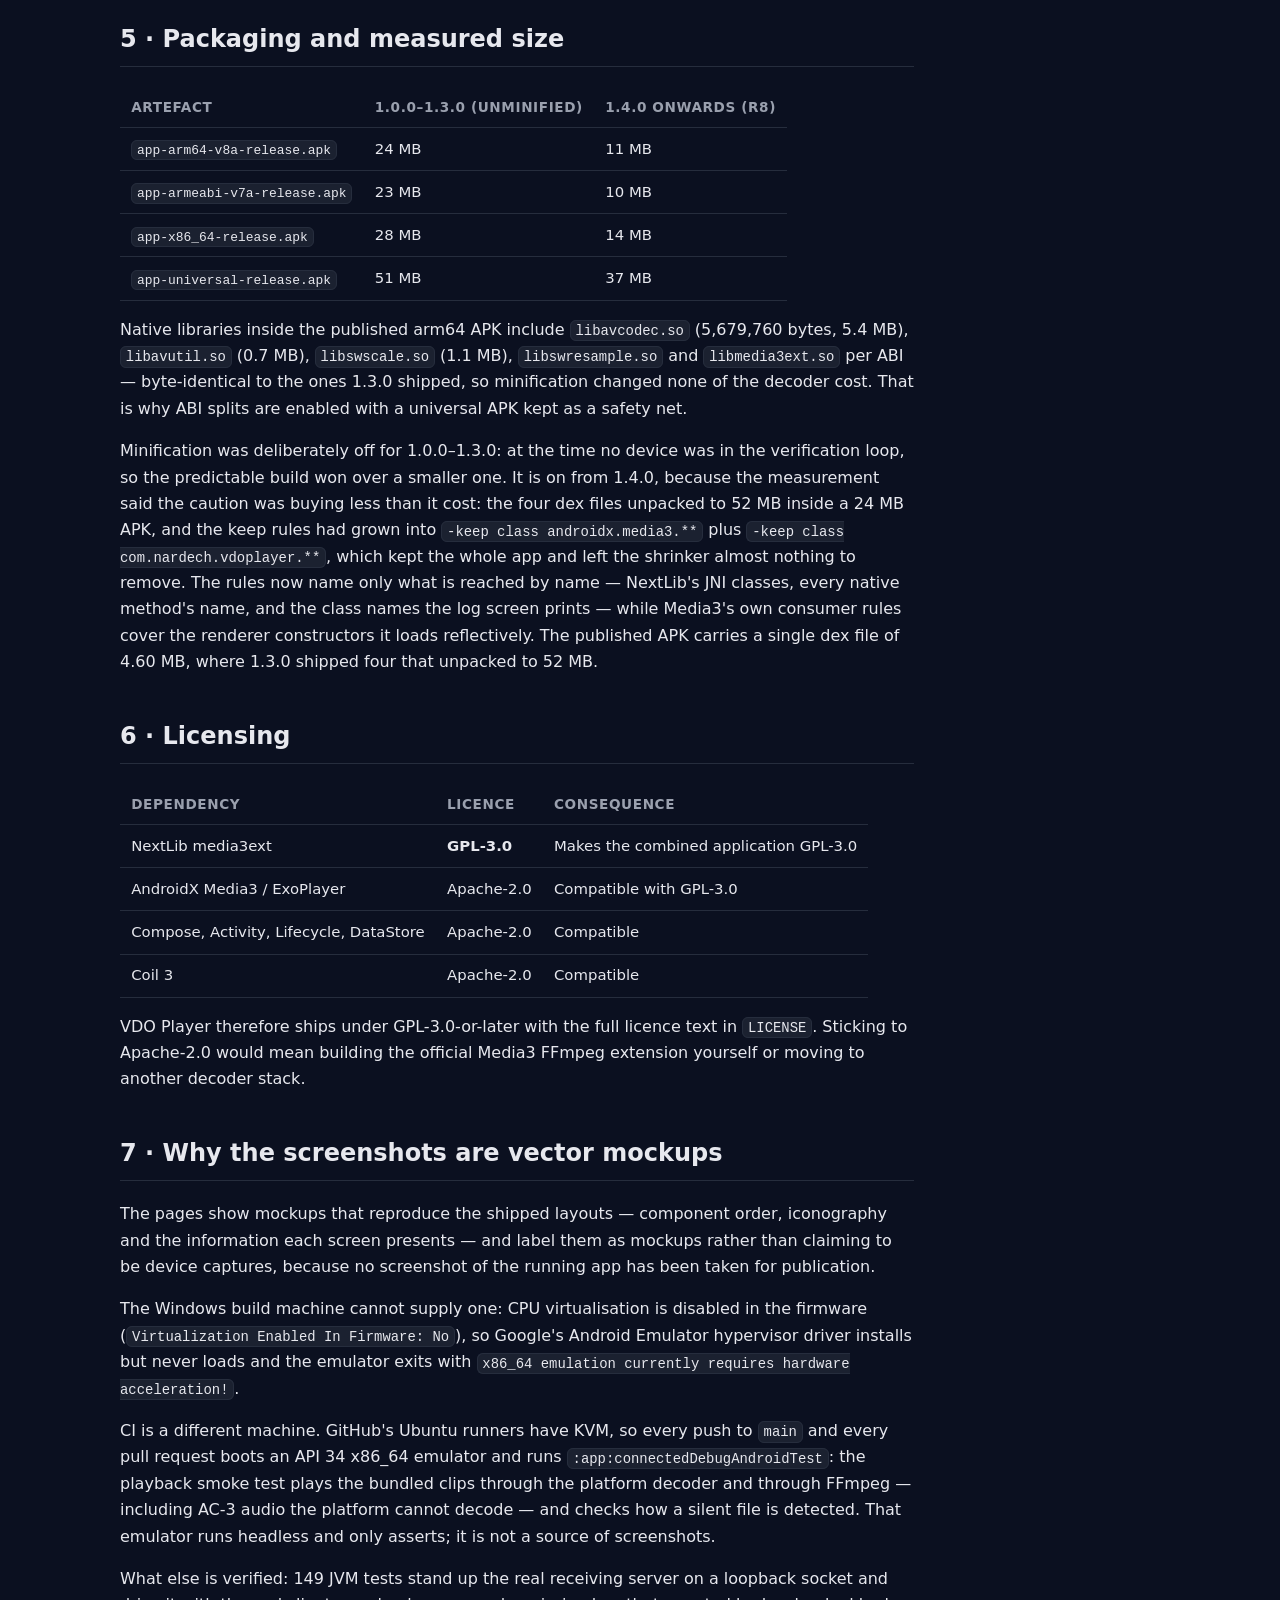
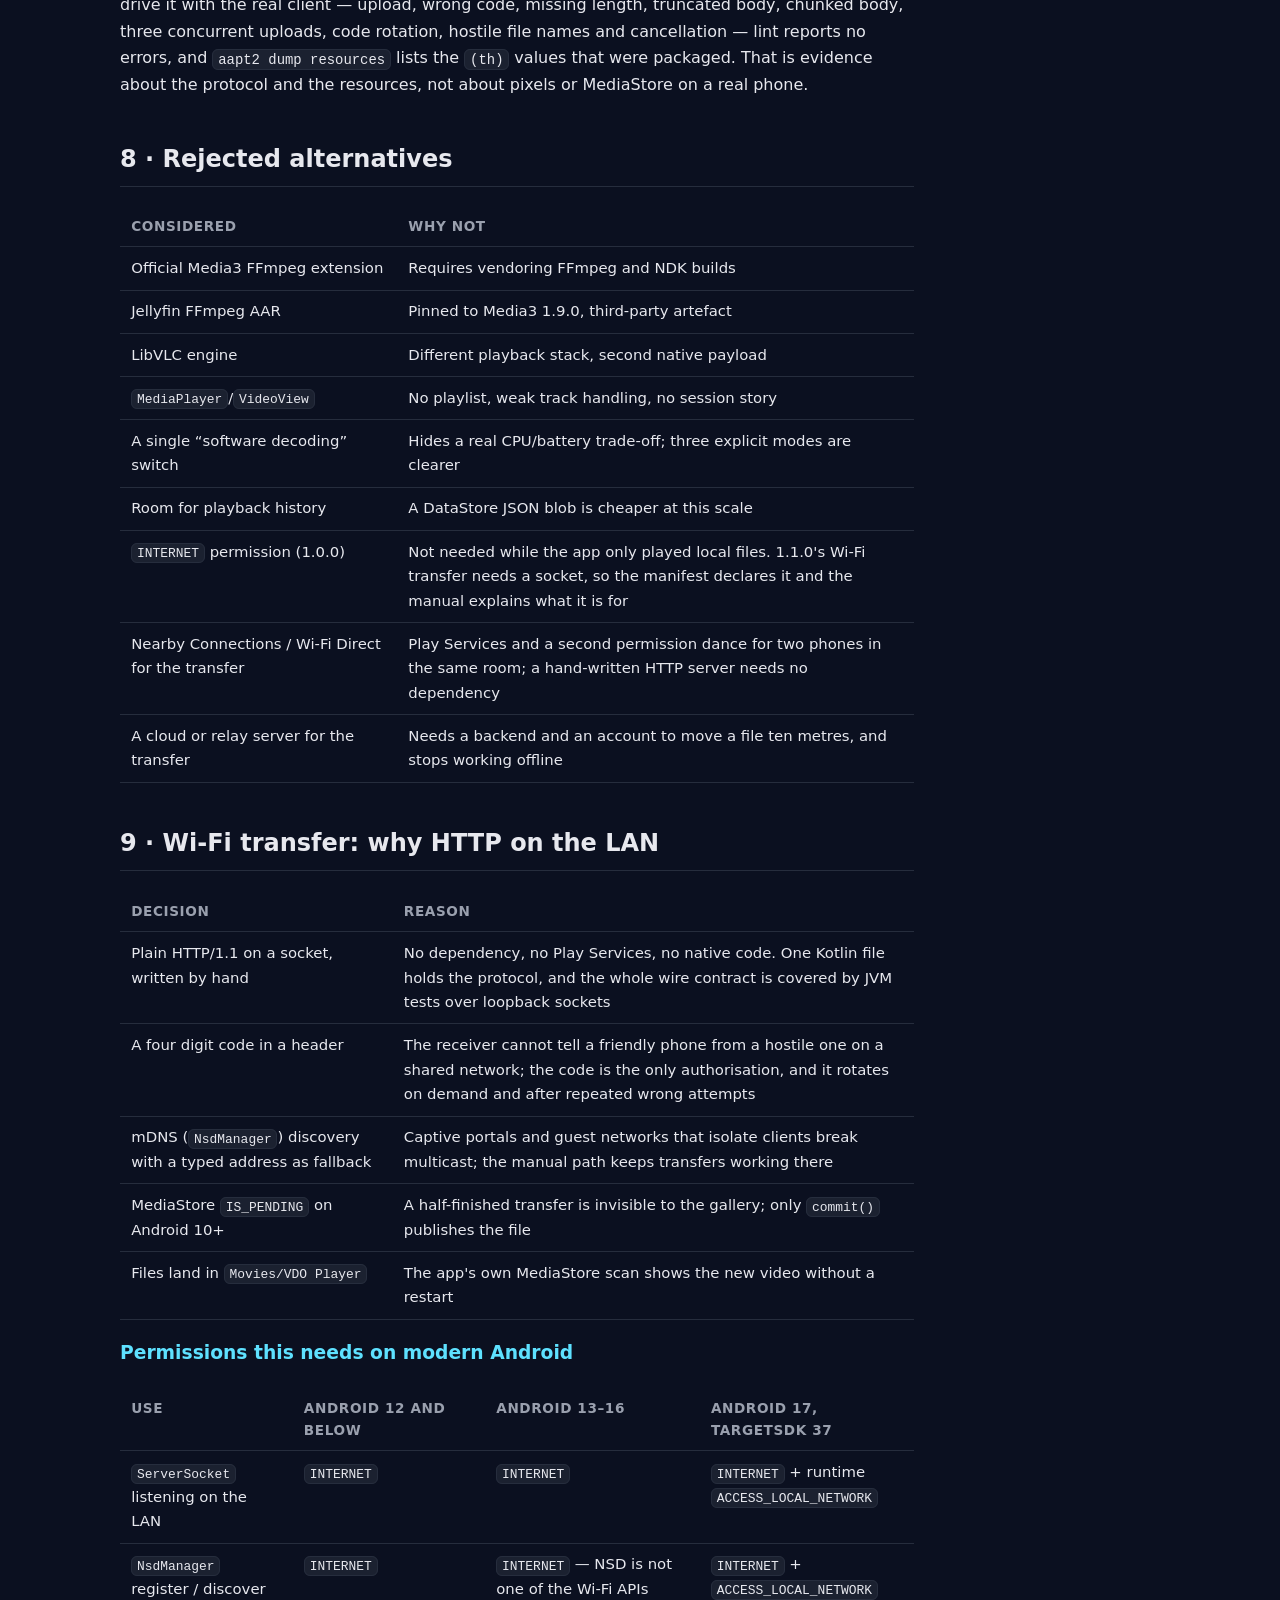
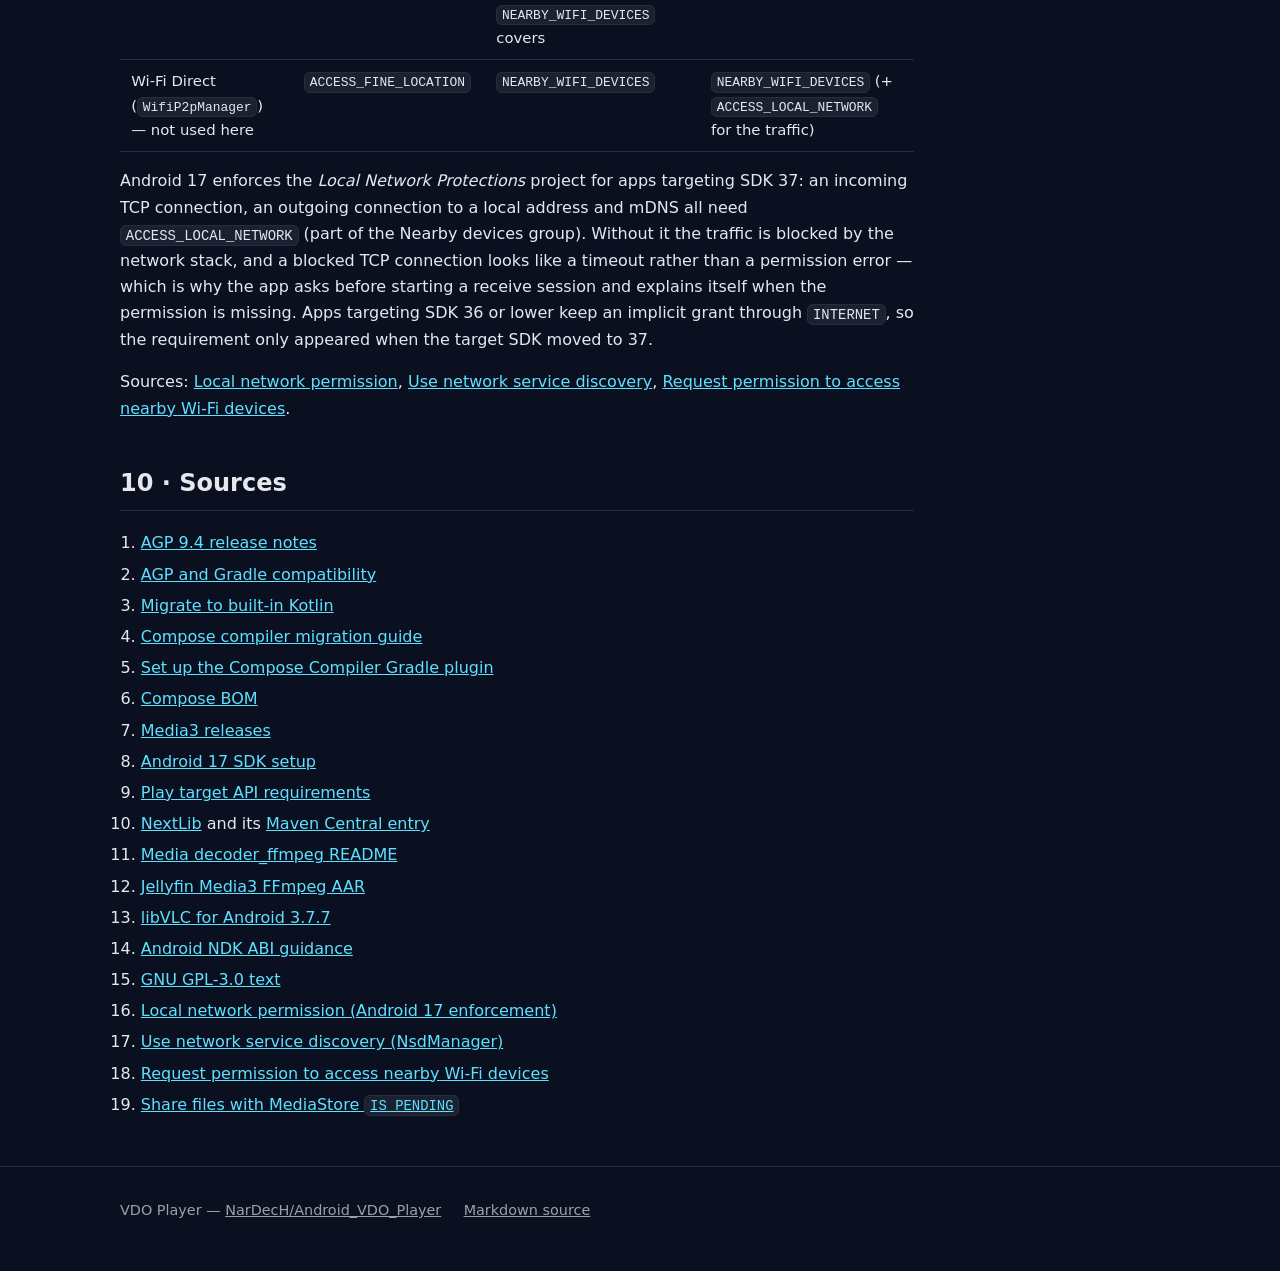
<file: docs/RESEARCH.html>
<!DOCTYPE html>
<html lang="en">
<head>
<meta charset="utf-8" />
<meta name="viewport" content="width=device-width, initial-scale=1" />
<title>VDO Player — research notes</title>
<meta name="description" content="Why VDO Player uses Media3 with NextLib FFmpeg decoders: the decoder landscape, pinned versions with sources, licensing and measured APK sizes." />
<link rel="icon" href="assets/app-icon.svg" type="image/svg+xml" />
<link rel="stylesheet" href="assets/style.css" />
</head>
<body>

<header class="site-header">
  <div class="wrap">
    <a class="brand" href="index.html">
      <img src="assets/app-icon.svg" alt="" />
      VDO Player
    </a>
    <nav class="site-nav">
      <a href="index.html">Download</a>
      <a href="README.html">Manual</a>
      <a href="RESEARCH.html" aria-current="page">Research</a>
      <a href="CHANGELOG.html">Changelog</a>
      <a href="https://github.com/NarDecH/Android_VDO_Player">GitHub</a>
    </nav>
  </div>
</header>

<main class="wrap">

  <section class="hero">
    <h1>Research notes</h1>
    <p class="tagline">
      The decisions behind the build, the versions that were verified against Google Maven and Maven
      Central, and the numbers measured on the build machine.
    </p>
    <p class="status-line">Full text: <a href="RESEARCH.md">docs/RESEARCH.md</a></p>
  </section>

  <article class="prose">

    <h2 id="decoder">1 · Decoder strategy</h2>
    <p>Phones ship hardware decoders for mainstream formats only. The failures users actually hit:</p>
    <ul>
      <li>MKV with AC-3/DTS audio → video with no sound</li>
      <li>VP9/AV1 on chips that predate them → refuses to start</li>
      <li>HEVC 10-bit and odd profiles on older SoCs → decoding error</li>
    </ul>
    <p>Three options were evaluated for a Media3 app.</p>

    <table>
      <thead><tr><th>Option</th><th>What it offers</th><th>Verdict</th></tr></thead>
      <tbody>
        <tr>
          <td>Official Media3 FFmpeg extension</td>
          <td>Not published to Google Maven. You check out Media3, build FFmpeg with the NDK and depend
            on the module locally; it provides an <em>audio</em> renderer.</td>
          <td>Rejected — would vendor a native toolchain into this repository.</td>
        </tr>
        <tr>
          <td>NextLib <code>io.github.anilbeesetti:nextlib-media3ext</code></td>
          <td>Drop-in <code>RenderersFactory</code> with FFmpeg + dav1d video decoders. Video: H.264,
            HEVC, VP8, VP9, AV1. Audio: Vorbis, Opus, FLAC, ALAC, PCM, MP3, AMR, AAC, AC-3, E-AC-3,
            DCA, MLP, TrueHD. ABIs: <code>armeabi-v7a</code>, <code>arm64-v8a</code>, <code>x86</code>, <code>x86_64</code>.</td>
          <td><strong>Chosen</strong> — two lines to integrate, matched to Media3 1.11.1, published to
            Maven Central. Licence GPL-3.0. Its <code>DecoderManager</code> (from 1.11.0-0.14.0,
            included in the pin) switches between hardware, software and FFmpeg decoders while a
            video keeps playing, which is what the player's decoder chips use.</td>
        </tr>
        <tr>
          <td>LibVLC <code>org.videolan.android:libvlc-all:3.7.7</code></td>
          <td>Separate engine with the broadest coverage, HDR and passthrough support.</td>
          <td>Rejected for 1.0.0 — rewrites playback and UI bindings, adds another large native
            payload. Kept as the fallback plan.</td>
        </tr>
      </tbody>
    </table>

    <p>The chosen renderer priority is exposed to the user: <em>Hardware first</em>
      (<code>EXTENSION_RENDERER_MODE_ON</code>, the default), <em>Prefer FFmpeg</em>
      (<code>…_PREFER</code>), <em>Hardware only</em> (<code>…_OFF</code>). Hardware decoding is kept
      in front because it uses less power; FFmpeg only takes over what the platform cannot handle.</p>

    <h2 id="versions">2 · Version matrix</h2>
    <table>
      <thead><tr><th>Component</th><th>Version</th><th>Reason</th></tr></thead>
      <tbody>
        <tr><td>Android Gradle Plugin</td><td>9.4.1</td><td>Latest 9.4 patch; 9.5.0 was alpha at build time</td></tr>
        <tr><td>Gradle</td><td>9.8.1</td><td>Current stable; AGP 9.4.x requires ≥ 9.6</td></tr>
        <tr><td>Kotlin</td><td>2.4.21</td><td>Latest stable in the 2.4 line</td></tr>
        <tr><td>Compose BOM</td><td>2026.09.00</td><td>Latest stable; resolves Compose 1.12.1</td></tr>
        <tr><td>Media3</td><td>1.11.1</td><td>Latest stable and the version NextLib builds against</td></tr>
        <tr><td>NextLib</td><td>1.11.1-0.16.0</td><td>Newest published, matched to Media3 1.11.1</td></tr>
        <tr><td>Activity Compose / Core KTX / Lifecycle</td><td>1.13.0 / 1.19.1 / 2.11.0</td><td>Latest stable in each line</td></tr>
        <tr><td>DataStore Preferences</td><td>1.2.1</td><td>Latest stable (1.3.0 was still RC)</td></tr>
        <tr><td>Coil</td><td>3.6.3</td><td><code>coil-video</code> provides the frame decoder for thumbnails</td></tr>
        <tr><td>JDK</td><td>17</td><td>AGP 9.4 minimum and default</td></tr>
        <tr><td>compileSdk / targetSdk</td><td>37 (Android 17)</td><td>Current platform; Play requires ≥ 36 for new apps since 31 Aug 2026</td></tr>
        <tr><td>minSdk</td><td>26 (Android 8.0)</td><td>Adaptive icons without bitmap fallbacks, PiP, and <code>java.time</code> without desugaring</td></tr>
      </tbody>
    </table>

    <h2 id="agp9">3 · Build system: AGP 9 and built-in Kotlin</h2>
    <p>AGP 9 ships built-in Kotlin support. Applying <code>org.jetbrains.kotlin.android</code> now
      fails outright, and <code>android { kotlinOptions { … } }</code> is replaced by
      <code>kotlin { compilerOptions { … } }</code> — which is where the Media3
      <code>-opt-in=…UnstableApi</code> flag lives. The Compose compiler plugin
      (<code>org.jetbrains.kotlin.plugin.compose</code>) is still required and must match the pinned
      Kotlin version.</p>

    <h3>Windows traps found while building</h3>
    <table>
      <thead><tr><th>Symptom</th><th>Cause</th><th>Fix</th></tr></thead>
      <tbody>
        <tr>
          <td><code>IOException: The filename, directory name, or volume label syntax is incorrect</code> in <code>SdkLocator.validateSdkPath</code></td>
          <td>escaped backslashes in <code>local.properties</code></td>
          <td>write <code>sdk.dir</code> with forward slashes</td>
        </tr>
        <tr><td><code>keytool: Password is not ASCII</code></td><td>base64 password kept a stray <code>\r</code></td><td>generate with <code>openssl rand -hex 16</code></td></tr>
        <tr><td><code>Configuring project ':app' without an existing directory</code></td><td>Gradle 9 refuses includes for missing directories</td><td>create the module directory before running any task</td></tr>
      </tbody>
    </table>

    <h2 id="architecture">4 · Playback architecture</h2>
    <ul>
      <li><code>PlaybackService : MediaSessionService</code> owns the single <code>ExoPlayer</code>, which
        is what makes background audio, the media notification and media-button handling work.</li>
      <li>The UI uses a <code>MediaController</code> and pulls state on a 500 ms ticker plus player
        events — one code path, no callbacks against a released player.</li>
      <li>Track steering goes through <code>TrackSelectionParameters</code>; commands the session refuses
        are caught, logged and ignored rather than crashing playback.</li>
      <li>The decoder preference is mirrored into <code>SharedPreferences</code> because a
        <code>MediaSessionService</code> cannot read DataStore synchronously at startup.</li>
    </ul>

    <h2 id="size">5 · Packaging and measured size</h2>
    <table>
      <thead><tr><th>Artefact</th><th>1.0.0–1.3.0 (unminified)</th><th>1.4.0 onwards (R8)</th></tr></thead>
      <tbody>
        <tr><td><code>app-arm64-v8a-release.apk</code></td><td>24 MB</td><td>11 MB</td></tr>
        <tr><td><code>app-armeabi-v7a-release.apk</code></td><td>23 MB</td><td>10 MB</td></tr>
        <tr><td><code>app-x86_64-release.apk</code></td><td>28 MB</td><td>14 MB</td></tr>
        <tr><td><code>app-universal-release.apk</code></td><td>51 MB</td><td>37 MB</td></tr>
      </tbody>
    </table>
    <p>Native libraries inside the published arm64 APK include <code>libavcodec.so</code> (5,679,760
      bytes, 5.4 MB), <code>libavutil.so</code> (0.7 MB), <code>libswscale.so</code> (1.1 MB),
      <code>libswresample.so</code> and <code>libmedia3ext.so</code> per ABI — byte-identical to the
      ones 1.3.0 shipped, so minification changed none of the decoder cost. That is why ABI splits
      are enabled with a universal APK kept as a safety net.</p>
    <p>Minification was deliberately off for 1.0.0–1.3.0: at the time no device was in the verification
      loop, so the predictable build won over a smaller one. It is on from 1.4.0, because the measurement said the
      caution was buying less than it cost: the four dex files unpacked to 52 MB inside a 24 MB APK,
      and the keep rules had grown into <code>-keep class androidx.media3.**</code> plus
      <code>-keep class com.nardech.vdoplayer.**</code>, which kept the whole app and left the shrinker
      almost nothing to remove. The rules now name only what is reached by name — NextLib's JNI classes,
      every native method's name, and the class names the log screen prints — while Media3's own
      consumer rules cover the renderer constructors it loads reflectively. The published APK carries a
      single dex file of 4.60 MB, where 1.3.0 shipped four that unpacked to 52 MB.</p>

    <h2 id="licensing">6 · Licensing</h2>
    <table>
      <thead><tr><th>Dependency</th><th>Licence</th><th>Consequence</th></tr></thead>
      <tbody>
        <tr><td>NextLib media3ext</td><td><strong>GPL-3.0</strong></td><td>Makes the combined application GPL-3.0</td></tr>
        <tr><td>AndroidX Media3 / ExoPlayer</td><td>Apache-2.0</td><td>Compatible with GPL-3.0</td></tr>
        <tr><td>Compose, Activity, Lifecycle, DataStore</td><td>Apache-2.0</td><td>Compatible</td></tr>
        <tr><td>Coil 3</td><td>Apache-2.0</td><td>Compatible</td></tr>
      </tbody>
    </table>
    <p>VDO Player therefore ships under GPL-3.0-or-later with the full licence text in
      <code>LICENSE</code>. Sticking to Apache-2.0 would mean building the official Media3 FFmpeg
      extension yourself or moving to another decoder stack.</p>

    <h2 id="screenshots">7 · Why the screenshots are vector mockups</h2>
    <p>The pages show mockups that reproduce the shipped layouts — component order, iconography and the
      information each screen presents — and label them as mockups rather than claiming to be device
      captures, because no screenshot of the running app has been taken for publication.</p>
    <p>The Windows build machine cannot supply one: CPU virtualisation is disabled in the firmware
      (<code>Virtualization Enabled In Firmware: No</code>), so Google's Android Emulator hypervisor
      driver installs but never loads and the emulator exits with
      <code>x86_64 emulation currently requires hardware acceleration!</code>.</p>
    <p>CI is a different machine. GitHub's Ubuntu runners have KVM, so every push to <code>main</code> and
      every pull request boots an API 34 x86_64 emulator and runs
      <code>:app:connectedDebugAndroidTest</code>: the playback smoke test plays the bundled clips through
      the platform decoder and through FFmpeg — including AC-3 audio the platform cannot decode — and
      checks how a silent file is detected. That emulator runs headless and only asserts; it is not a
      source of screenshots.</p>
    <p>What else is verified: 149 JVM tests stand up the real receiving server on a loopback socket and
      drive it with the real client — upload, wrong code, missing length, truncated body, chunked body,
      three concurrent uploads, code rotation, hostile file names and cancellation — lint reports no
      errors, and <code>aapt2 dump resources</code> lists the <code>(th)</code> values that were
      packaged. That is evidence about the protocol and the resources, not about pixels or MediaStore
      on a real phone.</p>

    <h2 id="rejected">8 · Rejected alternatives</h2>
    <table>
      <thead><tr><th>Considered</th><th>Why not</th></tr></thead>
      <tbody>
        <tr><td>Official Media3 FFmpeg extension</td><td>Requires vendoring FFmpeg and NDK builds</td></tr>
        <tr><td>Jellyfin FFmpeg AAR</td><td>Pinned to Media3 1.9.0, third-party artefact</td></tr>
        <tr><td>LibVLC engine</td><td>Different playback stack, second native payload</td></tr>
        <tr><td><code>MediaPlayer</code>/<code>VideoView</code></td><td>No playlist, weak track handling, no session story</td></tr>
        <tr><td>A single “software decoding” switch</td><td>Hides a real CPU/battery trade-off; three explicit modes are clearer</td></tr>
        <tr><td>Room for playback history</td><td>A DataStore JSON blob is cheaper at this scale</td></tr>
        <tr><td><code>INTERNET</code> permission (1.0.0)</td><td>Not needed while the app only played local files. 1.1.0's Wi-Fi transfer needs a socket, so the manifest declares it and the manual explains what it is for</td></tr>
        <tr><td>Nearby Connections / Wi-Fi Direct for the transfer</td><td>Play Services and a second permission dance for two phones in the same room; a hand-written HTTP server needs no dependency</td></tr>
        <tr><td>A cloud or relay server for the transfer</td><td>Needs a backend and an account to move a file ten metres, and stops working offline</td></tr>
      </tbody>
    </table>

    <h2 id="transfer">9 · Wi-Fi transfer: why HTTP on the LAN</h2>
    <table>
      <thead><tr><th>Decision</th><th>Reason</th></tr></thead>
      <tbody>
        <tr><td>Plain HTTP/1.1 on a socket, written by hand</td><td>No dependency, no Play Services, no native code. One Kotlin file holds the protocol, and the whole wire contract is covered by JVM tests over loopback sockets</td></tr>
        <tr><td>A four digit code in a header</td><td>The receiver cannot tell a friendly phone from a hostile one on a shared network; the code is the only authorisation, and it rotates on demand and after repeated wrong attempts</td></tr>
        <tr><td>mDNS (<code>NsdManager</code>) discovery with a typed address as fallback</td><td>Captive portals and guest networks that isolate clients break multicast; the manual path keeps transfers working there</td></tr>
        <tr><td>MediaStore <code>IS_PENDING</code> on Android 10+</td><td>A half-finished transfer is invisible to the gallery; only <code>commit()</code> publishes the file</td></tr>
        <tr><td>Files land in <code>Movies/VDO Player</code></td><td>The app's own MediaStore scan shows the new video without a restart</td></tr>
      </tbody>
    </table>

    <h3>Permissions this needs on modern Android</h3>
    <table>
      <thead><tr><th>Use</th><th>Android 12 and below</th><th>Android 13–16</th><th>Android 17, targetSdk 37</th></tr></thead>
      <tbody>
        <tr><td><code>ServerSocket</code> listening on the LAN</td><td><code>INTERNET</code></td><td><code>INTERNET</code></td><td><code>INTERNET</code> + runtime <code>ACCESS_LOCAL_NETWORK</code></td></tr>
        <tr><td><code>NsdManager</code> register / discover</td><td><code>INTERNET</code></td><td><code>INTERNET</code> — NSD is not one of the Wi-Fi APIs <code>NEARBY_WIFI_DEVICES</code> covers</td><td><code>INTERNET</code> + <code>ACCESS_LOCAL_NETWORK</code></td></tr>
        <tr><td>Wi-Fi Direct (<code>WifiP2pManager</code>) — not used here</td><td><code>ACCESS_FINE_LOCATION</code></td><td><code>NEARBY_WIFI_DEVICES</code></td><td><code>NEARBY_WIFI_DEVICES</code> (+ <code>ACCESS_LOCAL_NETWORK</code> for the traffic)</td></tr>
      </tbody>
    </table>
    <p>Android 17 enforces the <em>Local Network Protections</em> project for apps targeting SDK 37: an incoming
      TCP connection, an outgoing connection to a local address and mDNS all need
      <code>ACCESS_LOCAL_NETWORK</code> (part of the Nearby devices group). Without it the traffic is
      blocked by the network stack, and a blocked TCP connection looks like a timeout rather than a
      permission error — which is why the app asks before starting a receive session and explains
      itself when the permission is missing. Apps targeting SDK 36 or lower keep an implicit grant
      through <code>INTERNET</code>, so the requirement only appeared when the target SDK moved to 37.</p>
    <p>Sources: <a href="https://developer.android.com/privacy-and-security/local-network-permission">Local network permission</a>,
      <a href="https://developer.android.com/develop/connectivity/wifi/use-nsd">Use network service discovery</a>,
      <a href="https://developer.android.com/develop/connectivity/wifi/wifi-permissions">Request permission to access nearby Wi-Fi devices</a>.</p>

    <h2 id="sources">10 · Sources</h2>
    <ol>
      <li><a href="https://developer.android.com/build/releases/agp-9-4-0-release-notes">AGP 9.4 release notes</a></li>
      <li><a href="https://developer.android.com/build/releases/about-agp">AGP and Gradle compatibility</a></li>
      <li><a href="https://developer.android.com/build/migrate-to-built-in-kotlin">Migrate to built-in Kotlin</a></li>
      <li><a href="https://kotlinlang.org/docs/compose-compiler-migration-guide.html">Compose compiler migration guide</a></li>
      <li><a href="https://developer.android.com/develop/ui/compose/setup-compose-dependencies-and-compiler">Set up the Compose Compiler Gradle plugin</a></li>
      <li><a href="https://developer.android.com/develop/ui/compose/bom">Compose BOM</a></li>
      <li><a href="https://developer.android.com/jetpack/androidx/releases/media3">Media3 releases</a></li>
      <li><a href="https://developer.android.com/about/versions/17/setup-sdk">Android 17 SDK setup</a></li>
      <li><a href="https://developer.android.com/google/play/requirements/target-sdk">Play target API requirements</a></li>
      <li><a href="https://github.com/anilbeesetti/nextlib">NextLib</a> and its
        <a href="https://central.sonatype.com/artifact/io.github.anilbeesetti/nextlib-media3ext">Maven Central entry</a></li>
      <li><a href="https://github.com/androidx/media/blob/release/libraries/decoder_ffmpeg/README.md">Media decoder_ffmpeg README</a></li>
      <li><a href="https://central.sonatype.com/artifact/org.jellyfin.media3/media3-ffmpeg-decoder">Jellyfin Media3 FFmpeg AAR</a></li>
      <li><a href="https://central.sonatype.com/artifact/org.videolan.android/libvlc-all/3.7.7">libVLC for Android 3.7.7</a></li>
      <li><a href="https://developer.android.com/ndk/guides/abis">Android NDK ABI guidance</a></li>
      <li><a href="https://www.gnu.org/licenses/gpl-3.0.txt">GNU GPL-3.0 text</a></li>
      <li><a href="https://developer.android.com/privacy-and-security/local-network-permission">Local network permission (Android 17 enforcement)</a></li>
      <li><a href="https://developer.android.com/develop/connectivity/wifi/use-nsd">Use network service discovery (NsdManager)</a></li>
      <li><a href="https://developer.android.com/develop/connectivity/wifi/wifi-permissions">Request permission to access nearby Wi-Fi devices</a></li>
      <li><a href="https://developer.android.com/training/data-storage/shared/media">Share files with MediaStore <code>IS_PENDING</code></a></li>
    </ol>

  </article>
</main>

<footer class="site-footer">
  <div class="wrap">
    <span>VDO Player — <a href="https://github.com/NarDecH/Android_VDO_Player">NarDecH/Android_VDO_Player</a></span>
    <span><a href="RESEARCH.md">Markdown source</a></span>
  </div>
</footer>

</body>
</html>
</file>
<file: docs/assets/style.css>
/* VDO Player documentation site — shared styling for every page under /docs. */

:root {
  --bg: #0b1020;
  --bg-soft: #101625;
  --panel: #161b26;
  --panel-2: #1b2130;
  --border: #262d3d;
  --text: #e7e8ee;
  --text-dim: #9aa0ae;
  --cyan: #5ee1ff;
  --blue: #5b8cff;
  --amber: #ffb84d;
  --teal: #4fd1c5;
  --red: #ff7a7a;
  --green: #6fd08c;
  --radius: 18px;
  --shadow: 0 18px 50px rgba(0, 0, 0, 0.45);
  --mono: "JetBrains Mono", "Cascadia Mono", Consolas, "Courier New", monospace;
}

* { box-sizing: border-box; }

html { scroll-behavior: smooth; }

body {
  margin: 0;
  background:
    radial-gradient(1100px 620px at 12% -8%, rgba(91, 140, 255, 0.20), transparent 60%),
    radial-gradient(900px 520px at 92% 4%, rgba(94, 225, 255, 0.14), transparent 55%),
    var(--bg);
  color: var(--text);
  font-family: "Inter", "Segoe UI", Roboto, "Helvetica Neue", system-ui, sans-serif;
  font-size: 16px;
  line-height: 1.65;
  -webkit-font-smoothing: antialiased;
}

.wrap { width: min(1040px, 100% - 2.5rem); margin-inline: auto; }

/* ---------- header ---------- */

.site-header {
  position: sticky;
  top: 0;
  z-index: 20;
  backdrop-filter: blur(14px);
  background: rgba(11, 16, 32, 0.78);
  border-bottom: 1px solid var(--border);
}

.site-header .wrap {
  display: flex;
  align-items: center;
  gap: 1rem;
  min-height: 62px;
  flex-wrap: wrap;
}

.brand {
  display: inline-flex;
  align-items: center;
  gap: 0.6rem;
  font-weight: 700;
  letter-spacing: 0.2px;
  color: var(--text);
  text-decoration: none;
}

.brand img { width: 30px; height: 30px; }

.site-nav { margin-left: auto; display: flex; gap: 0.35rem; flex-wrap: wrap; }

.site-nav a {
  color: var(--text-dim);
  text-decoration: none;
  padding: 0.4rem 0.75rem;
  border-radius: 999px;
  font-size: 0.92rem;
  border: 1px solid transparent;
  transition: color 0.15s, background 0.15s, border-color 0.15s;
}

.site-nav a:hover { color: var(--text); background: var(--panel); border-color: var(--border); }
.site-nav a[aria-current="page"] { color: var(--cyan); border-color: rgba(94, 225, 255, 0.35); }

/* ---------- hero ---------- */

.hero { padding: 3.4rem 0 1.6rem; text-align: center; }
.hero img.icon { width: 108px; height: 108px; filter: drop-shadow(0 14px 30px rgba(0, 0, 0, 0.5)); }
.hero h1 {
  font-size: clamp(2.1rem, 5vw, 3.1rem);
  line-height: 1.1;
  margin: 1rem 0 0.4rem;
  letter-spacing: -0.5px;
}
.hero .tagline { color: var(--text-dim); font-size: 1.06rem; max-width: 46ch; margin: 0 auto; }

.gradient-text {
  background: linear-gradient(100deg, var(--cyan), var(--blue) 55%, var(--amber));
  -webkit-background-clip: text;
  background-clip: text;
  color: transparent;
}

.chips { display: flex; flex-wrap: wrap; gap: 0.5rem; justify-content: center; margin: 1.3rem 0 0; }

.chip {
  font-size: 0.8rem;
  color: var(--text-dim);
  background: var(--panel);
  border: 1px solid var(--border);
  padding: 0.3rem 0.7rem;
  border-radius: 999px;
}

.chip strong { color: var(--cyan); font-weight: 600; }

/* ---------- buttons ---------- */

.actions { display: flex; flex-wrap: wrap; gap: 0.7rem; justify-content: center; margin: 1.6rem 0 0.4rem; }

.btn {
  display: inline-flex;
  align-items: center;
  gap: 0.5rem;
  padding: 0.72rem 1.25rem;
  border-radius: 999px;
  font-weight: 600;
  font-size: 0.95rem;
  text-decoration: none;
  border: 1px solid var(--border);
  background: var(--panel);
  color: var(--text);
  transition: transform 0.15s, box-shadow 0.15s, background 0.15s;
}

.btn:hover { transform: translateY(-1px); box-shadow: var(--shadow); }
.btn-primary {
  background: linear-gradient(100deg, var(--blue), #7f6bff);
  border-color: transparent;
  color: #fff;
}
.btn-ghost { background: transparent; }
.btn[disabled] { opacity: 0.55; pointer-events: none; }

/* ---------- cards & sections ---------- */

section { padding: 2.6rem 0; }
section h2 { font-size: 1.6rem; margin: 0 0 0.6rem; letter-spacing: -0.3px; }
section h3 { font-size: 1.15rem; margin: 1.8rem 0 0.5rem; }
section p.lead { color: var(--text-dim); max-width: 70ch; }

.grid { display: grid; gap: 1rem; grid-template-columns: repeat(auto-fit, minmax(240px, 1fr)); margin-top: 1.3rem; }

.card {
  background: linear-gradient(180deg, var(--panel), var(--bg-soft));
  border: 1px solid var(--border);
  border-radius: var(--radius);
  padding: 1.2rem 1.3rem;
}

.card h3 { margin: 0 0 0.35rem; font-size: 1.05rem; }
.card p { margin: 0; color: var(--text-dim); font-size: 0.94rem; }
.card .kicker { color: var(--cyan); font-size: 0.78rem; letter-spacing: 1.4px; text-transform: uppercase; }

.callout {
  border-radius: 14px;
  border: 1px solid var(--border);
  border-left: 3px solid var(--blue);
  background: var(--panel);
  padding: 0.9rem 1.1rem;
  margin: 1.2rem 0;
  color: var(--text-dim);
  font-size: 0.95rem;
}

.callout.warn { border-left-color: var(--amber); }
.callout.danger { border-left-color: var(--red); }
.callout strong { color: var(--text); }

/* ---------- downloads ---------- */

.release-head {
  display: flex;
  flex-wrap: wrap;
  gap: 0.6rem 1.2rem;
  align-items: baseline;
  justify-content: space-between;
  margin-bottom: 0.9rem;
}

.release-tag { font-size: 1.35rem; font-weight: 700; color: var(--cyan); }
.release-meta { color: var(--text-dim); font-size: 0.9rem; }

.asset-list { display: grid; gap: 0.85rem; grid-template-columns: repeat(auto-fit, minmax(260px, 1fr)); }

.asset {
  border: 1px solid var(--border);
  border-radius: var(--radius);
  background: var(--panel);
  padding: 1rem 1.1rem;
  display: flex;
  flex-direction: column;
  gap: 0.45rem;
}

.asset .name { font-family: var(--mono); font-size: 0.86rem; word-break: break-all; color: var(--text); }
.asset .meta { color: var(--text-dim); font-size: 0.84rem; }
.asset .hint { color: var(--teal); font-size: 0.82rem; }
.asset .btn { align-self: flex-start; margin-top: 0.3rem; padding: 0.5rem 1rem; font-size: 0.88rem; }
.asset.recommended { border-color: rgba(94, 225, 255, 0.5); box-shadow: 0 0 0 1px rgba(94, 225, 255, 0.15) inset; }

.checksum {
  font-family: var(--mono);
  font-size: 0.76rem;
  color: var(--text-dim);
  word-break: break-all;
}

/* ---------- screenshots ---------- */

.shots { display: grid; gap: 1.4rem; grid-template-columns: repeat(auto-fit, minmax(260px, 1fr)); }
figure.shot { margin: 0; text-align: center; }
figure.shot img { width: 100%; max-width: 320px; border-radius: 26px; box-shadow: var(--shadow); }
figure.shot figcaption { color: var(--text-dim); font-size: 0.88rem; margin-top: 0.7rem; }

/* ---------- prose ---------- */

article.prose { max-width: 78ch; }
article.prose h2 { margin-top: 2.6rem; border-bottom: 1px solid var(--border); padding-bottom: 0.4rem; }
article.prose h3 { color: var(--cyan); }
article.prose a { color: var(--cyan); }
article.prose ul, article.prose ol { padding-left: 1.3rem; }
article.prose li { margin: 0.3rem 0; }
article.prose code {
  font-family: var(--mono);
  font-size: 0.87em;
  background: var(--panel-2);
  border: 1px solid var(--border);
  border-radius: 6px;
  padding: 0.1rem 0.3rem;
}

article.prose pre {
  background: #0d1220;
  border: 1px solid var(--border);
  border-radius: 14px;
  padding: 1rem 1.1rem;
  overflow-x: auto;
}

article.prose pre code { background: none; border: none; padding: 0; font-size: 0.85rem; }
article.prose blockquote {
  margin: 1rem 0;
  padding-left: 1rem;
  border-left: 3px solid var(--border);
  color: var(--text-dim);
}

table { width: 100%; border-collapse: collapse; margin: 1rem 0; font-size: 0.93rem; display: block; overflow-x: auto; }
th, td { text-align: left; padding: 0.55rem 0.7rem; border-bottom: 1px solid var(--border); vertical-align: top; }
th { color: var(--text-dim); font-weight: 600; font-size: 0.85rem; text-transform: uppercase; letter-spacing: 0.6px; }
tr:hover td { background: rgba(255, 255, 255, 0.02); }
td code { white-space: nowrap; }

hr { border: none; border-top: 1px solid var(--border); margin: 2.4rem 0; }

.badge-row { display: flex; flex-wrap: wrap; gap: 0.5rem; justify-content: center; margin-top: 1rem; }
.badge-row img { height: 20px; }

.tag {
  display: inline-block;
  font-family: var(--mono);
  font-size: 0.74rem;
  padding: 0.1rem 0.45rem;
  border-radius: 6px;
  border: 1px solid var(--border);
  color: var(--text-dim);
}
.tag.added { color: var(--green); border-color: rgba(111, 208, 140, 0.4); }
.tag.fixed { color: var(--cyan); border-color: rgba(94, 225, 255, 0.4); }
.tag.changed { color: var(--amber); border-color: rgba(255, 184, 77, 0.4); }
.tag.limit { color: var(--red); border-color: rgba(255, 122, 122, 0.4); }

/* ---------- footer ---------- */

.site-footer {
  border-top: 1px solid var(--border);
  margin-top: 3rem;
  padding: 2rem 0 3rem;
  color: var(--text-dim);
  font-size: 0.9rem;
}

.site-footer .wrap { display: flex; flex-wrap: wrap; gap: 0.6rem 1.4rem; align-items: center; }
.site-footer a { color: var(--text-dim); }
.site-footer a:hover { color: var(--cyan); }

.status-line { font-family: var(--mono); font-size: 0.82rem; }

@media (max-width: 640px) {
  body { font-size: 15px; }
  .hero { padding-top: 2.4rem; }
  .site-nav { width: 100%; }
}
</file>
